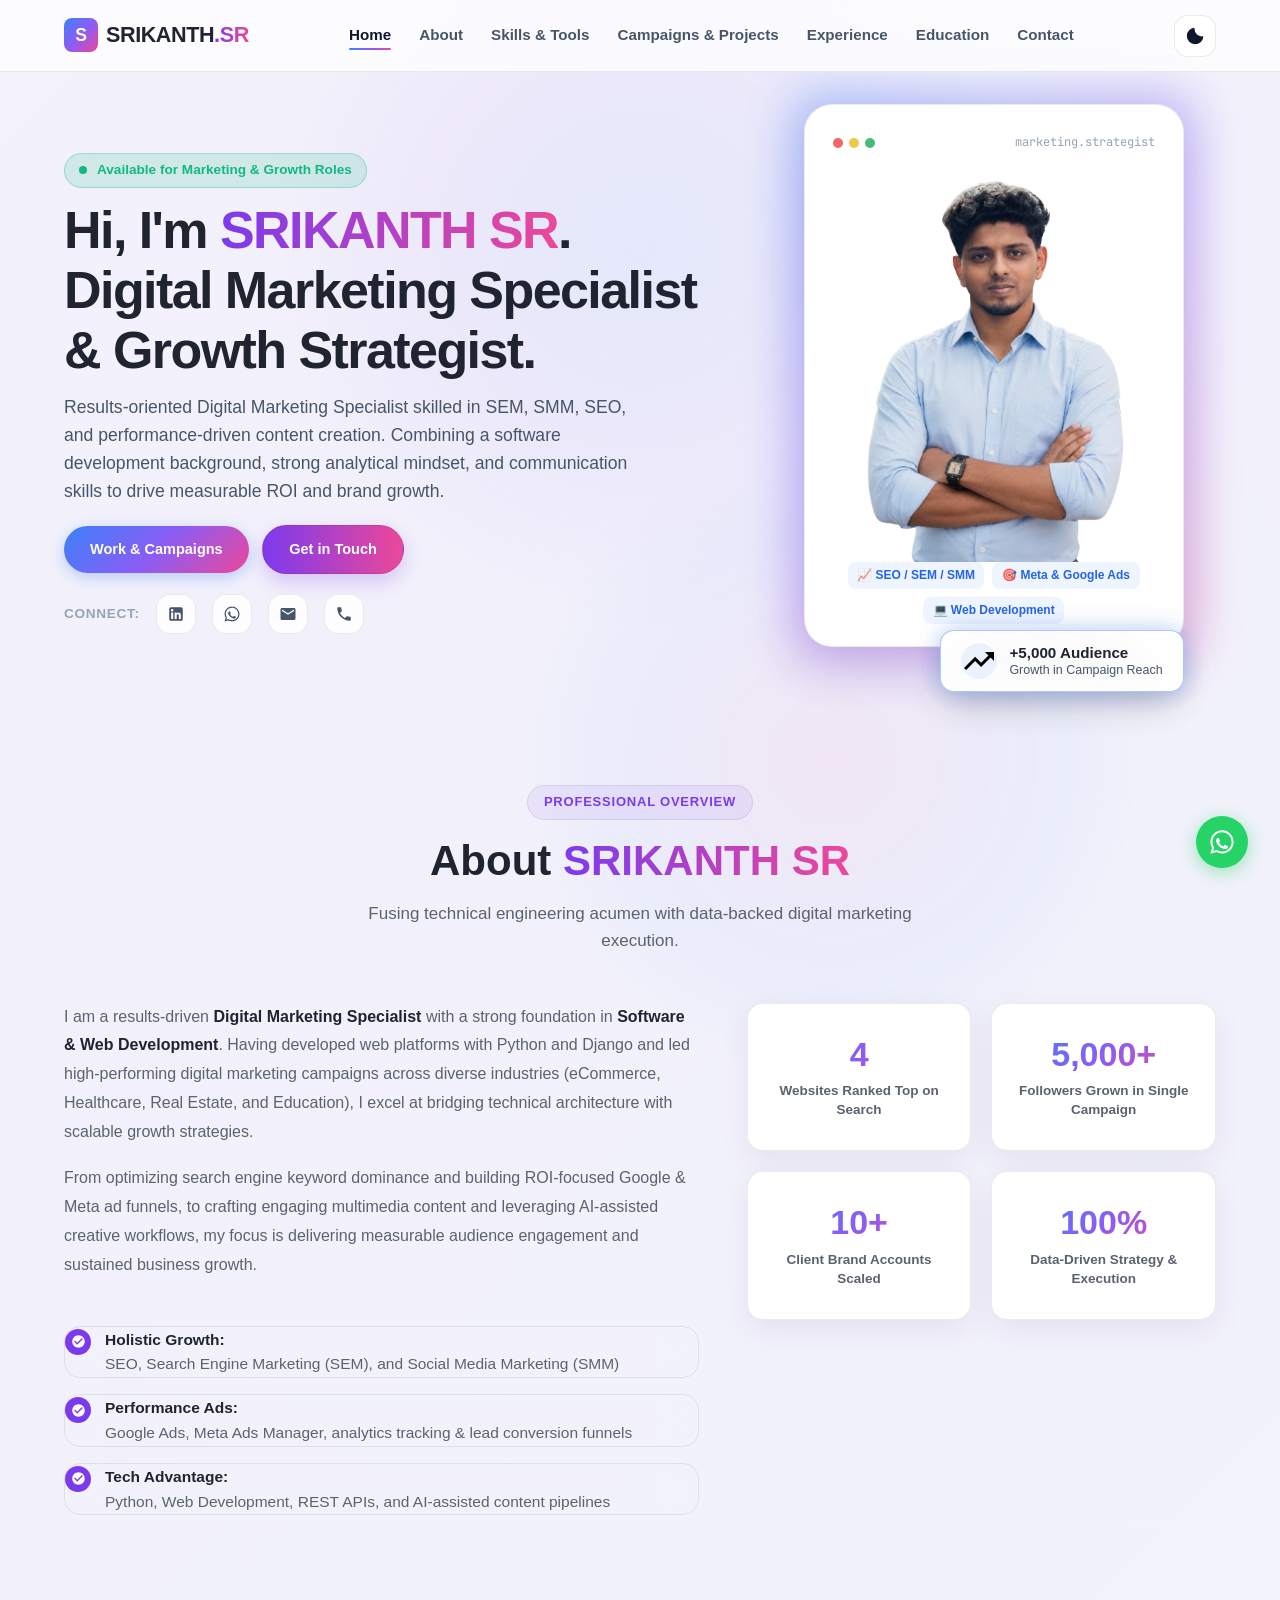
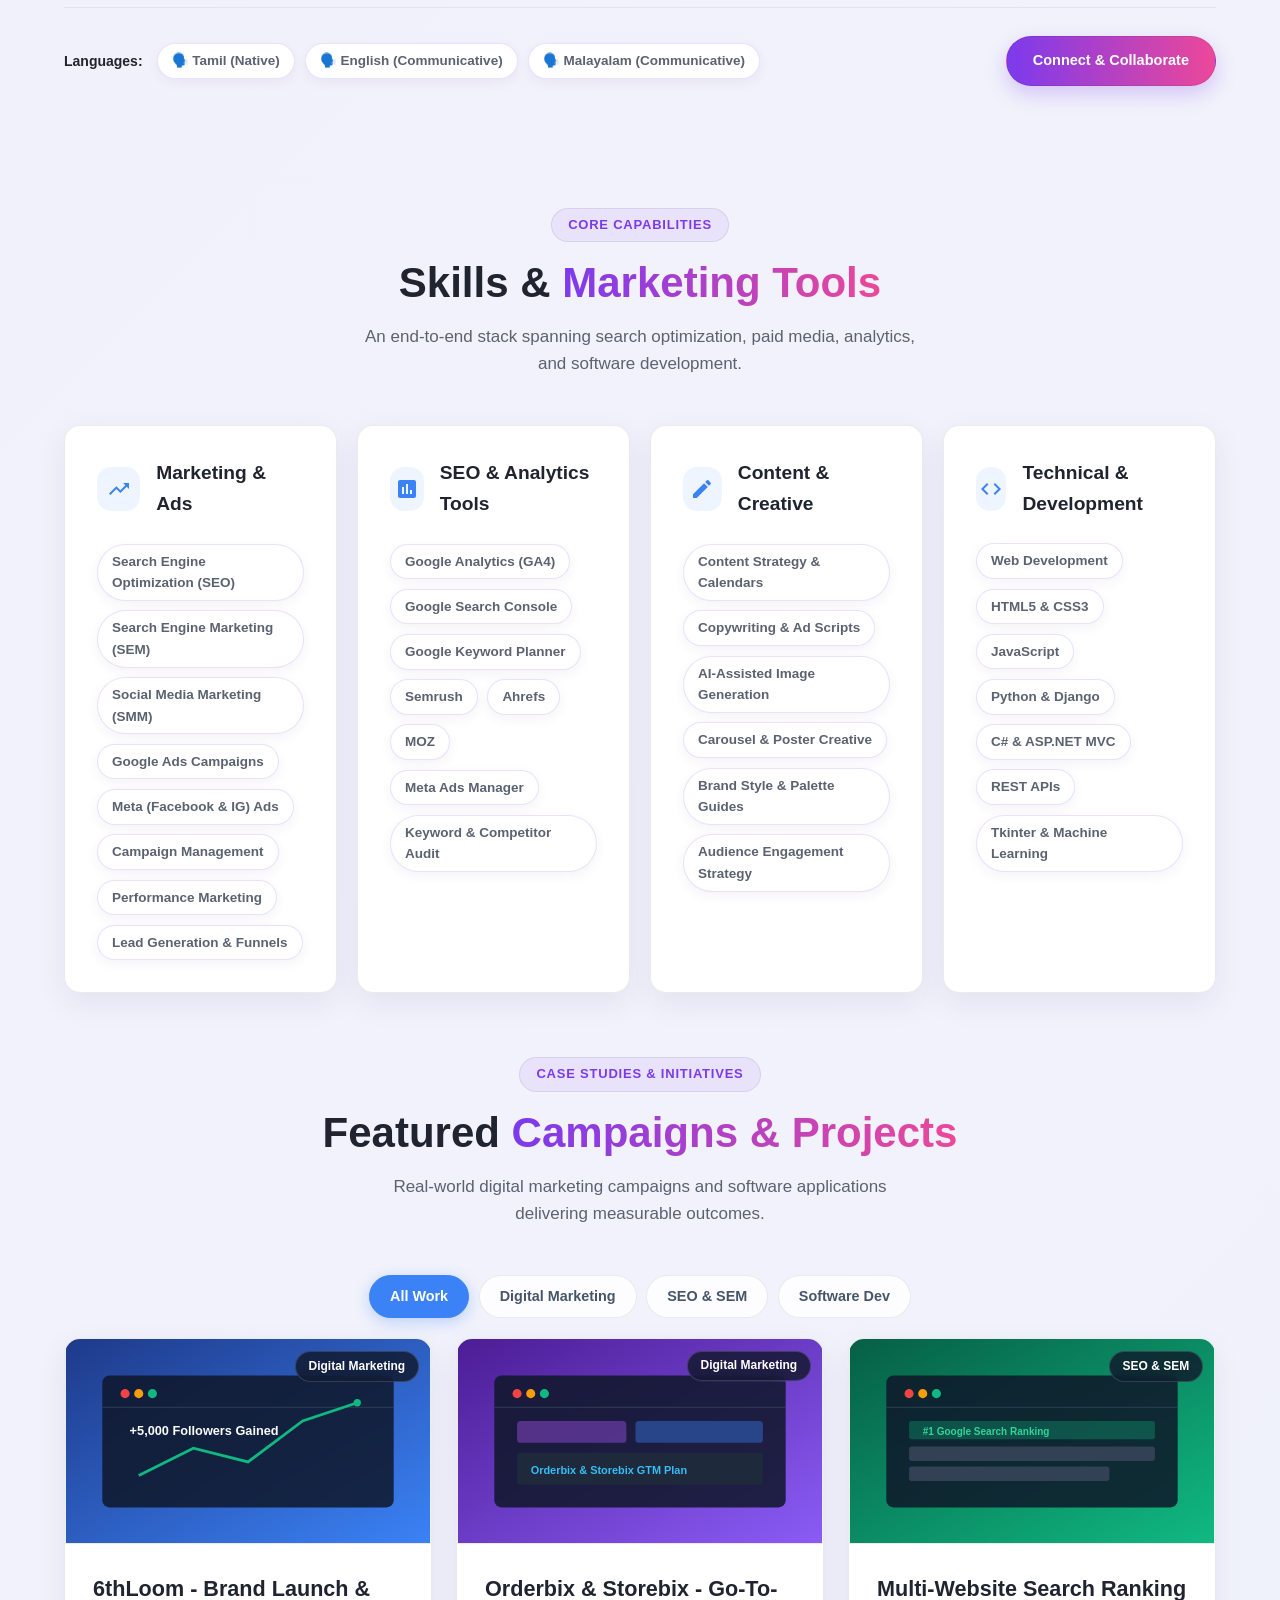
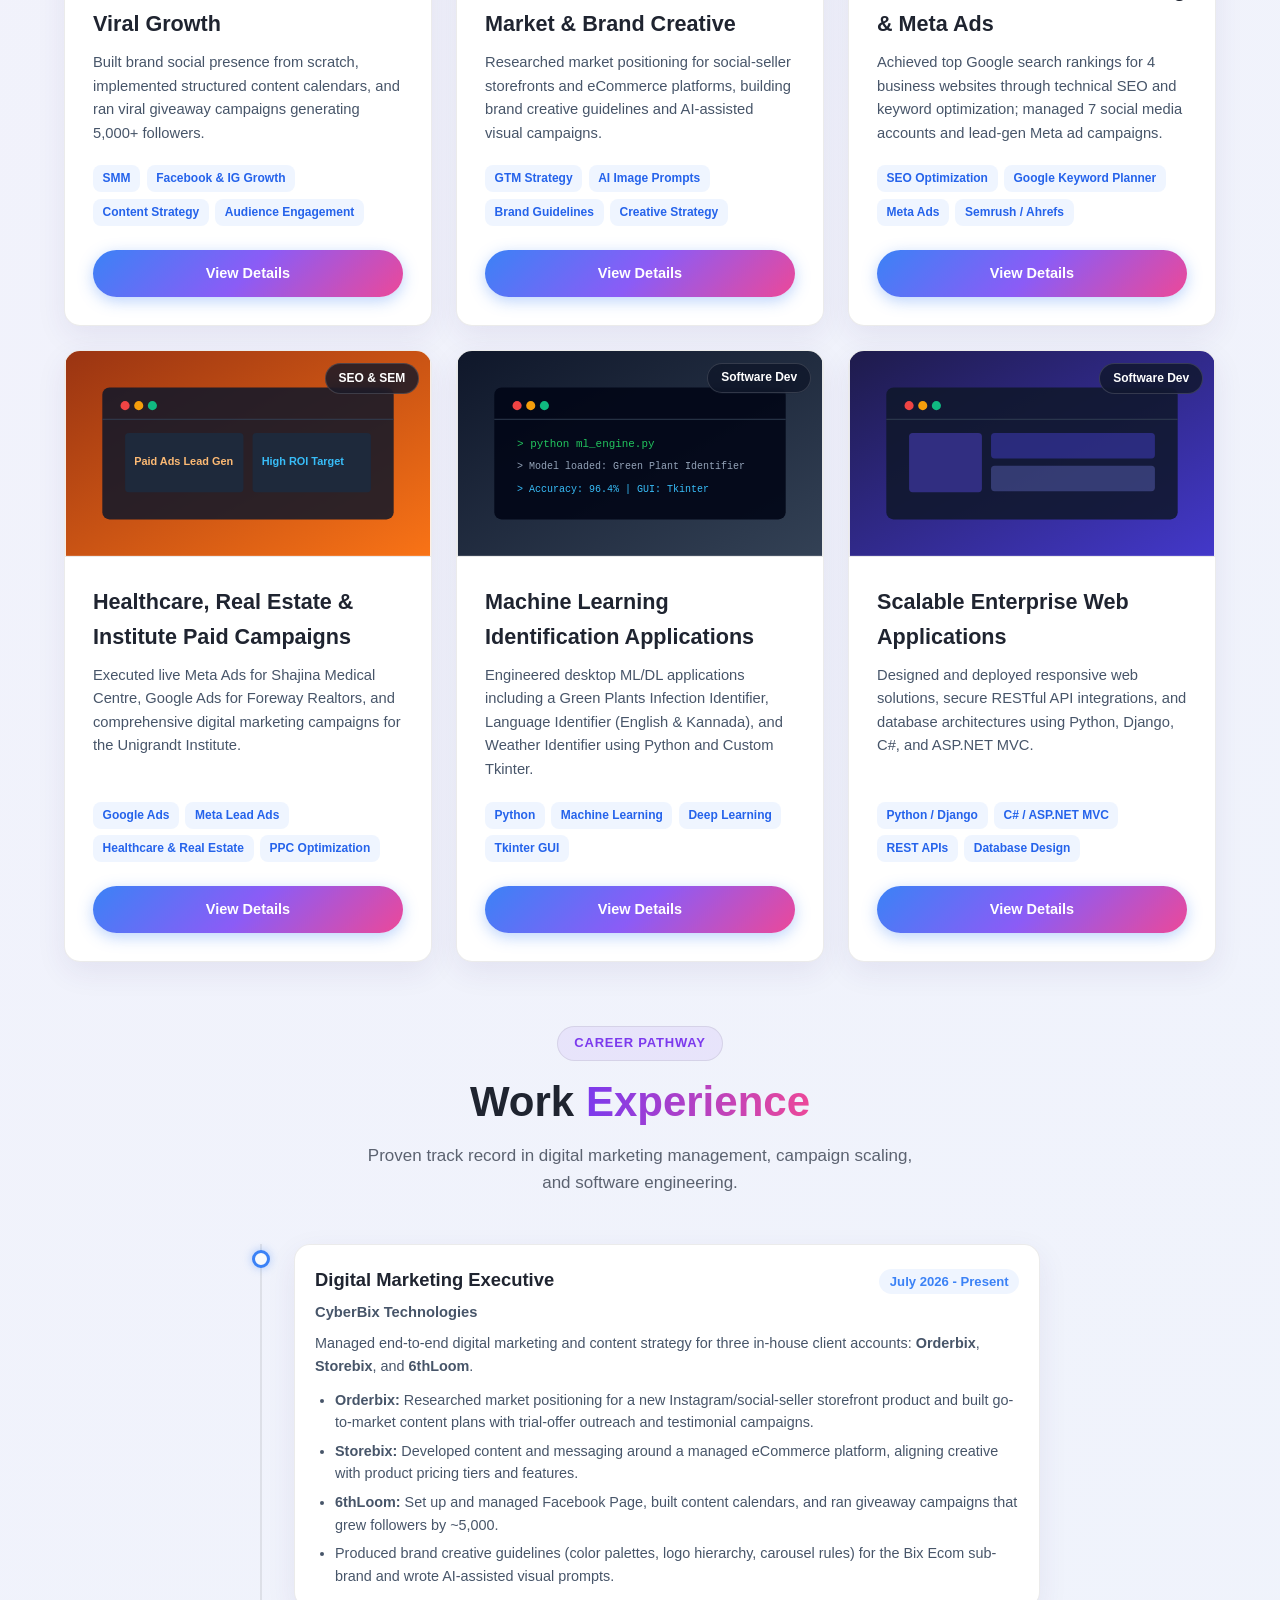
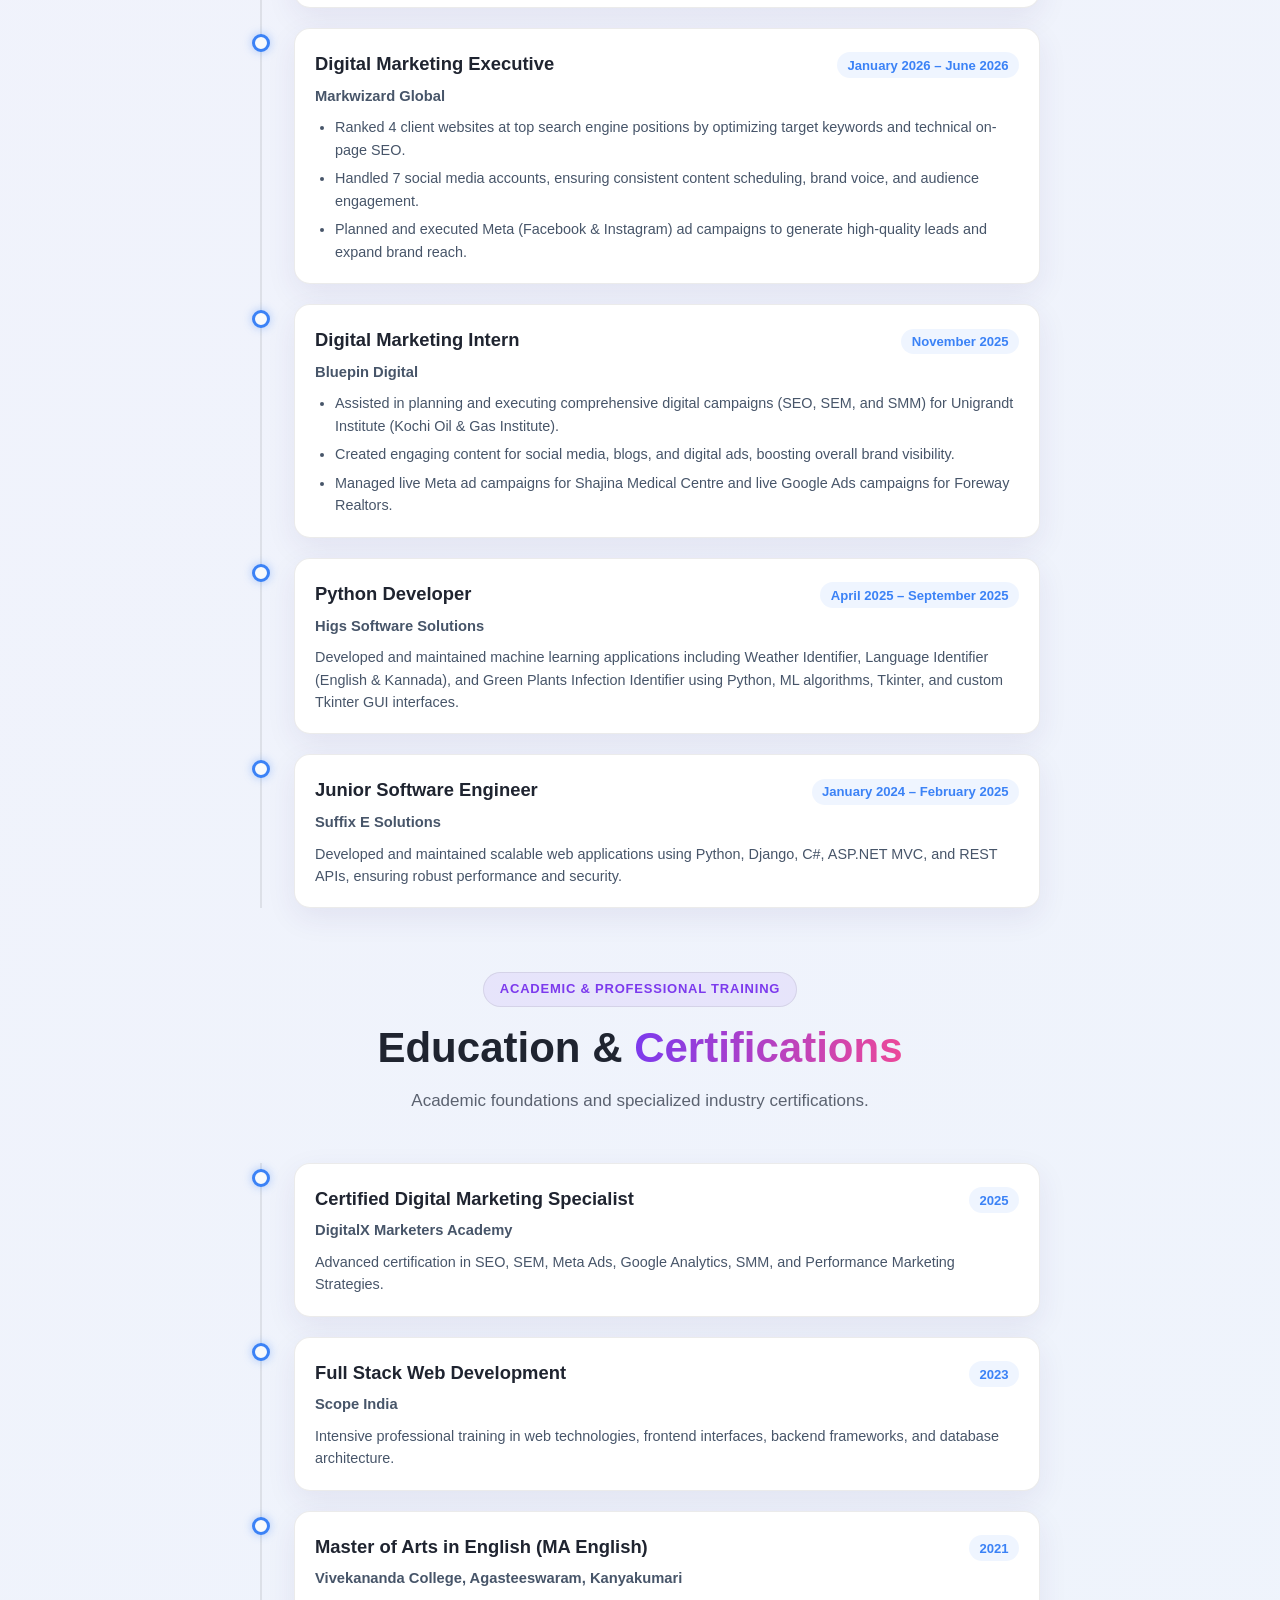
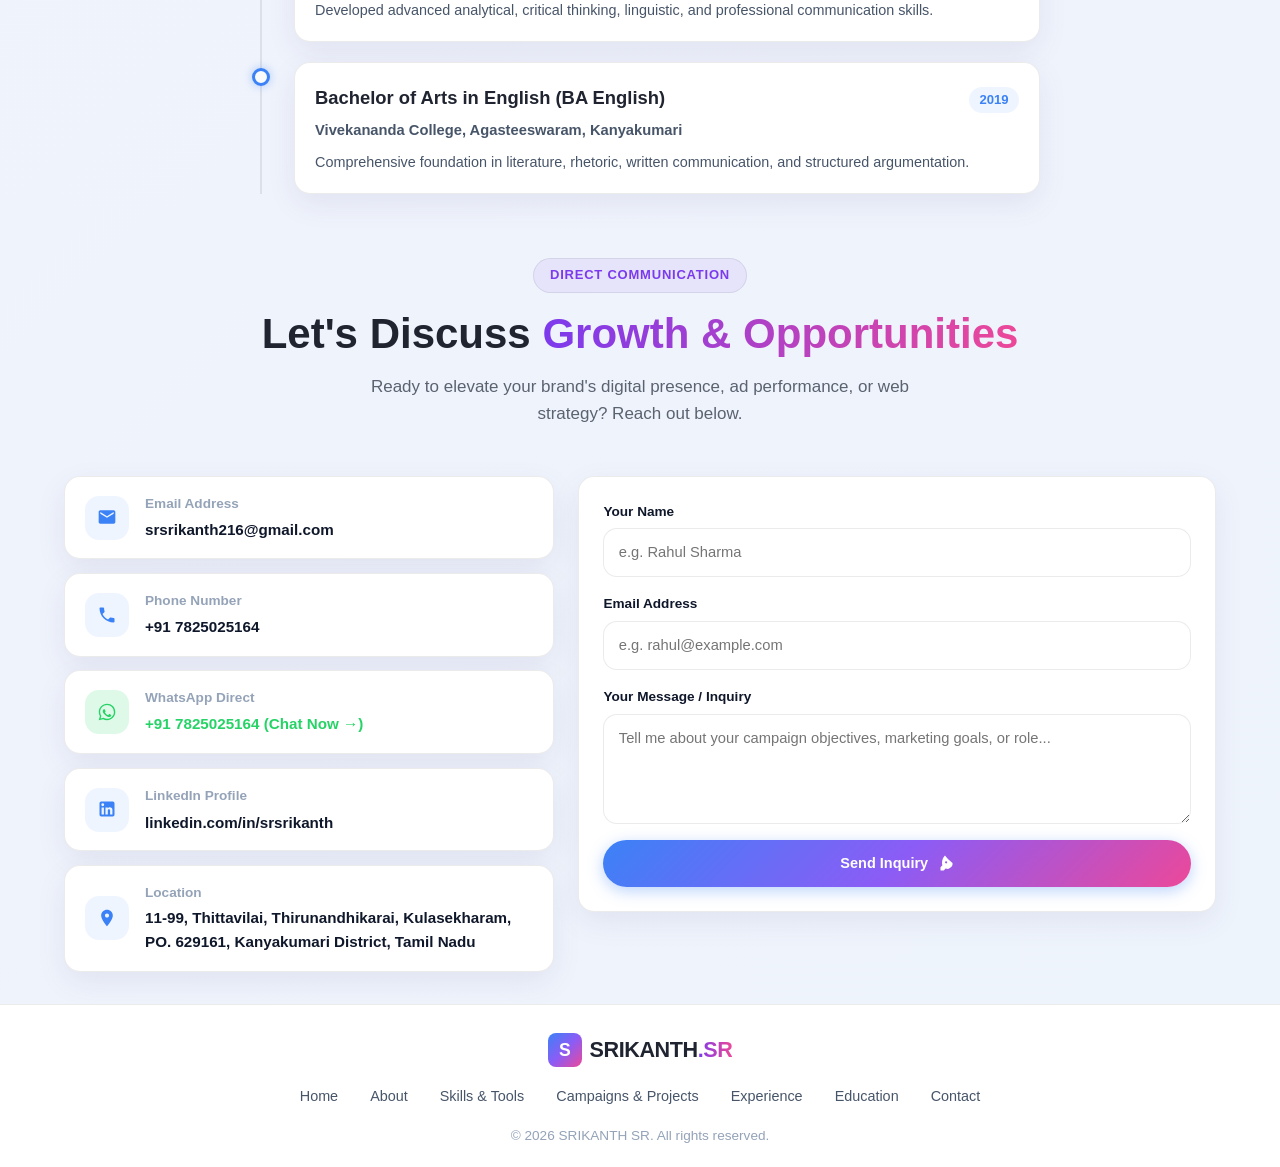
<file: index.html>
<!DOCTYPE html>
<html lang="en" data-theme="dark">
<head>
  <meta charset="UTF-8">
  <meta name="viewport" content="width=device-width, initial-scale=1.0">
  <meta name="description" content=" SRIKANTH SR - Digital Marketing Specialist & Web Strategist skilled in SEO, SEM, SMM, Google Ads, Meta Ads, and Performance Marketing.">
  <title>SRIKANTH SR | Digital Marketing Specialist & Web Strategist</title>
  
  <!-- Google Fonts -->
  <link rel="preconnect" href="https://fonts.googleapis.com">
  <link rel="preconnect" href="https://fonts.gstatic.com" crossorigin>
  <link href="https://fonts.googleapis.com/css2?family=Plus+Jakarta+Sans:wght@400;500;600;700;800&family=JetBrains+Mono:wght@400;500;700&display=swap" rel="stylesheet">
  
  <!-- Custom Stylesheet -->
  <link rel="stylesheet" href="styles.css">
  
</head>
<body>

  <!-- =========================================================================
       Header & Navigation Bar
       ========================================================================= -->
  <header class="header">
    <div class="container nav-container">
      <a href="#hero" class="logo" aria-label="Home">
        <span class="logo-badge">S</span>
        <span>SRIKANTH<span class="gradient-text">.SR</span></span>
      </a>

      <nav aria-label="Main Navigation">
        <ul class="nav-links" id="nav-links">
          <li><a href="#hero" class="nav-link active">Home</a></li>
          <li><a href="#about" class="nav-link">About</a></li>
          <li><a href="#skills" class="nav-link">Skills & Tools</a></li>
          <li><a href="#projects" class="nav-link">Campaigns & Projects</a></li>
          <li><a href="#experience" class="nav-link">Experience</a></li>
          <li><a href="#education" class="nav-link">Education</a></li>
          <li><a href="#contact" class="nav-link">Contact</a></li>
        </ul>
      </nav>

      <div class="header-actions">
        <!-- Theme Toggle Button -->
        <button id="theme-toggle" class="theme-toggle-btn" aria-label="Toggle Theme" title="Toggle Light/Dark Theme">
          <!-- Sun Icon (for dark mode) -->
          <svg class="icon-sun" viewBox="0 0 24 24">
            <path d="M12 7c-2.76 0-5 2.24-5 5s2.24 5 5 5 5-2.24 5-5-2.24-5-5-5zM2 13h2c.55 0 1-.45 1-1s-.45-1-1-1H2c-.55 0-1 .45-1 1s.45 1 1 1zm18 0h2c.55 0 1-.45 1-1s-.45-1-1-1h-2c-.55 0-1 .45-1 1s.45 1 1 1zM11 2v2c0 .55.45 1 1 1s1-.45 1-1V2c0-.55-.45-1-1-1s-1 .45-1 1zm0 18v2c0 .55.45 1 1 1s1-.45 1-1v-2c0-.55-.45-1-1-1s-1 .45-1 1zM5.99 4.58c-.39-.39-1.03-.39-1.41 0s-.39 1.03 0 1.41l1.06 1.06c.39.39 1.03.39 1.41 0s.39-1.03 0-1.41L5.99 4.58zm12.37 12.37c-.39-.39-1.03-.39-1.41 0s-.39 1.03 0 1.41l1.06 1.06c.39.39 1.03.39 1.41 0s.39-1.03 0-1.41l-1.06-1.06zm1.06-10.96c.39-.39.39-1.03 0-1.41s-1.03-.39-1.41 0l-1.06 1.06c-.39.39-.39 1.03 0 1.41s1.03.39 1.41 0l1.06-1.06zM7.05 18.36c.39-.39.39-1.03 0-1.41s-1.03-.39-1.41 0l-1.06 1.06c-.39.39-.39 1.03 0 1.41s1.03.39 1.41 0l1.06-1.06z"/>
          </svg>
          <!-- Moon Icon (for light mode) -->
          <svg class="icon-moon" style="display: none;" viewBox="0 0 24 24">
            <path d="M12.3 2a10 10 0 0 0-.19 20 10.04 10.04 0 0 0 9.89-8.77.75.75 0 0 0-.85-.85A8.5 8.5 0 0 1 11.5 3.85a.75.75 0 0 0-.85-.85A9.9 9.9 0 0 0 12.3 2z"/>
          </svg>
        </button>

        <!-- Mobile Menu Toggle Button -->
        <button id="mobile-menu-btn" class="mobile-menu-btn" aria-label="Open Navigation Menu" aria-expanded="false">
          <span></span>
          <span></span>
          <span></span>
        </button>
      </div>
    </div>
  </header>

  <main>
    <!-- =========================================================================
         Hero Section
         ========================================================================= -->
    <section id="hero" class="hero">
      <div class="container hero-grid">
        <div class="hero-text-content">
          <div class="hero-badge">
            <span class="pulse-dot"></span>
            <span>Available for Marketing & Growth Roles</span>
          </div>
          
          <h1 class="hero-title">
            Hi, I'm <span class="gradient-text">SRIKANTH SR</span>.<br>
            Digital Marketing Specialist & Growth Strategist.
          </h1>
          
          <p class="hero-description">
            Results-oriented Digital Marketing Specialist skilled in SEM, SMM, SEO, and performance-driven content creation. Combining a software development background, strong analytical mindset, and communication skills to drive measurable ROI and brand growth.
          </p>

          <div class="hero-cta">
            <a href="#projects" class="btn btn-primary">
              <span>Work & Campaigns</span>
              <!-- <svg viewBox="0 0 24 24"><path d="M5 13h11.86l-5.43 5.43 1.42 1.42L21.14 12l-8.29-7.85-1.42 1.42L16.86 11H5v2z"/></svg> -->
            </a>
            <a href="#contact" class="btn btn-secondary">
              <span>Get in Touch</span>
            </a>
          </div>

          <div class="hero-socials">
            <span class="hero-socials-label">Connect:</span>
            <a href="https://www.linkedin.com/in/srsrikanth" target="_blank" rel="noopener noreferrer" class="social-link" aria-label="LinkedIn Profile">
              <svg viewBox="0 0 24 24"><path d="M19 3a2 2 0 0 1 2 2v14a2 2 0 0 1-2 2H5a2 2 0 0 1-2-2V5a2 2 0 0 1 2-2h14m-.5 15.5v-5.3a3.26 3.26 0 0 0-3.26-3.26c-.85 0-1.84.52-2.28 1.3v-1.11h-2.79v8.37h2.79v-4.93c0-.77.62-1.4 1.39-1.4a1.4 1.4 0 0 1 1.4 1.4v4.93h2.75M6.88 8.56a1.68 1.68 0 0 0 1.68-1.68c0-.93-.75-1.69-1.68-1.69a1.69 1.69 0 0 0-1.69 1.69c0 .93.76 1.68 1.69 1.68m1.39 9.94v-8.37H5.5v8.37h2.77z"/></svg>
            </a>
            <a href="https://wa.me/917825025164?text=Hi%20Srikanth,%20I%20would%20like%20to%20connect%20with%20you!" target="_blank" rel="noopener noreferrer" class="social-link" aria-label="WhatsApp Chat" title="Chat on WhatsApp">
              <svg viewBox="0 0 24 24"><path d="M12.04 2c-5.46 0-9.91 4.45-9.91 9.91 0 1.75.46 3.45 1.32 4.95L2.05 22l5.25-1.38c1.45.79 3.08 1.21 4.74 1.21 5.46 0 9.91-4.45 9.91-9.91 0-2.65-1.03-5.14-2.9-7.01A9.816 9.816 0 0 0 12.04 2zm.01 1.67c2.2 0 4.26.86 5.82 2.42a8.225 8.225 0 0 1 2.41 5.83c0 4.54-3.7 8.24-8.24 8.24-1.48 0-2.93-.4-4.2-1.15l-.3-.18-3.12.82.83-3.04-.2-.31a8.196 8.196 0 0 1-1.26-4.38c0-4.54 3.7-8.24 8.24-8.24zm4.52 11.66c-.25-.13-1.47-.72-1.7-.81-.23-.08-.39-.13-.56.13-.17.25-.64.81-.79.97-.14.17-.29.19-.54.06-.25-.13-1.06-.39-2.03-1.25-.75-.67-1.26-1.5-1.41-1.75-.15-.25-.02-.39.11-.51.11-.11.25-.29.37-.44.13-.15.17-.25.25-.42.08-.17.04-.31-.02-.44-.06-.13-.56-1.34-.76-1.84-.2-.48-.41-.42-.56-.43h-.48c-.17 0-.44.06-.67.31-.23.25-.88.86-.88 2.1 0 1.24.9 2.44 1.03 2.61.13.17 1.77 2.71 4.3 3.79.6.26 1.07.41 1.44.53.61.19 1.16.17 1.6.1.49-.07 1.47-.6 1.68-1.18.21-.58.21-1.07.15-1.18-.07-.11-.23-.17-.48-.3z"/></svg>
            </a>
            <a href="mailto:srsrikanth216@gmail.com" class="social-link" aria-label="Send Email">
              <svg viewBox="0 0 24 24"><path d="M20 4H4c-1.1 0-1.99.9-1.99 2L2 18c0 1.1.9 2 2 2h16c1.1 0 2-.9 2-2V6c0-1.1-.9-2-2-2zm0 4l-8 5-8-5V6l8 5 8-5v2z"/></svg>
            </a>
            <a href="tel:+917825025164" class="social-link" aria-label="Phone Contact">
              <svg viewBox="0 0 24 24"><path d="M6.62 10.79c1.44 2.83 3.76 5.14 6.59 6.59l2.2-2.2c.27-.27.67-.36 1.02-.24 1.12.37 2.33.57 3.57.57.55 0 1 .45 1 1V20c0 .55-.45 1-1 1-9.39 0-17-7.61-17-17 0-.55.45-1 1-1h3.5c.55 0 1 .45 1 1 0 1.25.2 2.45.57 3.57.11.35.03.74-.25 1.02l-2.2 2.2z"/></svg>
            </a>
          </div>
        </div>

        <div class="hero-visual">
          <div class="avatar-wrapper">
            <div class="avatar-backdrop"></div>
            <div class="avatar-card">
              <div class="avatar-header">
                <div class="window-dots">
                  <span class="dot dot-red"></span>
                  <span class="dot dot-yellow"></span>
                  <span class="dot dot-green"></span>
                </div>
                <span class="avatar-header-label">marketing.strategist</span>
              </div>

              <div class="avatar-hero-row">
                <!-- <div class="avatar-hero-text">
                  <span class="avatar-eyebrow">HELLO I'M</span>
                  <h3 class="avatar-name">SRIKANTH <span class="gradient-text">SR</span></h3>
                  <p class="avatar-role">Digital Marketing &amp;<br>Growth Specialist</p>
                  <span class="avatar-underline"></span>
                </div> -->

                <div class="avatar-photo-wrap">
                  <!-- <div class="avatar-blob"></div> -->
                  <img src="srikanth.png" alt="Srikanth SR" class="avatar-photo">

                  <!-- <div class="floating-icon icon-chart">
                    <svg viewBox="0 0 24 24"><path d="M5 9.2h3V19H5zM10.6 5h2.8v14h-2.8zm5.6 8H19v6h-2.8z"/></svg>
                  </div>
                  <div class="floating-icon icon-bulb">
                    <svg viewBox="0 0 24 24"><path d="M9 21c0 .55.45 1 1 1h4c.55 0 1-.45 1-1v-1H9v1zm3-19C8.14 2 5 5.14 5 9c0 2.38 1.19 4.47 3 5.74V17c0 .55.45 1 1 1h6c.55 0 1-.45 1-1v-2.26c1.81-1.27 3-3.36 3-5.74 0-3.86-3.14-7-7-7z"/></svg>
                  </div>
                  <div class="floating-icon icon-rocket">
                    <svg viewBox="0 0 24 24"><path d="M12 2c-2.5 2.5-4 6-4 10 0 1.1.19 2.16.54 3.14L6 17.68V22h4.32l2.54-2.54c.98.35 2.04.54 3.14.54 4-2 6.5-3.5 6-8-3.5-3.5-7.5-6-10-10zm1.5 7.5a1.5 1.5 0 1 1 0 3 1.5 1.5 0 0 1 0-3z"/></svg>
                  </div> -->
                </div>
              </div>

              <div class="avatar-footer-tags">
                <span class="project-tech-badge">📈 SEO / SEM / SMM</span>
                <span class="project-tech-badge">🎯 Meta &amp; Google Ads</span>
                <span class="project-tech-badge">💻 Web Development</span>
              </div>
            </div>

            <div class="avatar-badge-float">
              <div class="avatar-badge-icon">
                <svg viewBox="0 0 24 24"><path d="M16 6l2.29 2.29-4.88 4.88-4-4L2 16.59 3.41 18l6-6 4 4 6.3-6.29L22 12V6z"/></svg>
              </div>
              <div class="avatar-badge-text">
                <h4>+5,000 Audience</h4>
                <p>Growth in Campaign Reach</p>
              </div>
            </div>

            <!-- Floating Interactive Accent Badge -->
            <div class="avatar-badge-float">
              <div class="avatar-badge-icon">
                <svg viewBox="0 0 24 24"><path d="M16 6l2.29 2.29-4.88 4.88-4-4L2 16.59 3.41 18l6-6 4 4 6.3-6.29L22 12V6z"/></svg>
              </div>
              <div class="avatar-badge-text">
                <h4>+5,000 Audience</h4>
                <p>Growth in Campaign Reach</p>
              </div>
            </div>
          </div>
        </div>
      </div>
    </section>

    <!-- =========================================================================
         About Me Section
         ========================================================================= -->
   <!-- <!DOCTYPE html>
<html lang="en">
<head>
<meta charset="UTF-8">
<title>About Srikanth SR</title> -->
<style>
  :root {
    --purple: #7c3aed;
    --pink: #ec4899;
    --text-dark: #1f2430;
    --text-gray: #5b6270;
    --card-bg: #ffffff;
    --page-bg-start: #f3f1fb;
    --page-bg-end: #eef4fc;
  }

  * { box-sizing: border-box; }

  body {
    margin: 0;
    font-family: 'Segoe UI', -apple-system, BlinkMacSystemFont, 'Helvetica Neue', Arial, sans-serif;
    background: linear-gradient(135deg, var(--page-bg-start), var(--page-bg-end));
    color: var(--text-dark);
  }

  .about {
    padding: 70px 24px 90px;
  }

  .container {
    max-width: 1200px;
    margin: 0 auto;
  }

  /* ---------- Header ---------- */
  .section-header {
    text-align: center;
    margin-bottom: 48px;
  }

  .section-badge {
    display: inline-block;
    font-size: 13px;
    font-weight: 600;
    letter-spacing: 0.06em;
    text-transform: uppercase;
    color: var(--purple);
    background: rgba(124, 58, 237, 0.08);
    padding: 6px 16px;
    border-radius: 999px;
    margin-bottom: 16px;
  }

  .section-title {
    font-size: 42px;
    font-weight: 800;
    margin: 0 0 14px;
    color: var(--text-dark);
  }

  .gradient-text {
    background: linear-gradient(90deg, var(--purple), var(--pink));
    -webkit-background-clip: text;
    background-clip: text;
    color: transparent;
  }

  .section-subtitle {
    font-size: 17px;
    color: var(--text-gray);
    max-width: 560px;
    margin: 0 auto;
    line-height: 1.6;
  }

  /* ---------- Layout ---------- */
  .about-container-full {
    display: grid;
    grid-template-columns: 1.15fr 0.85fr;
    gap: 48px;
    align-items: start;
  }

  .about-left {
    display: flex;
    flex-direction: column;
    gap: 28px;
  }

  .about-bio-stretch p {
    font-size: 16px;
    line-height: 1.8;
    color: var(--text-gray);
    margin: 0 0 18px;
  }

  .about-bio-stretch strong {
    color: var(--text-dark);
    font-weight: 700;
  }

  /* ---------- Stats grid ---------- */
  .stats-grid-full {
    display: grid;
    grid-template-columns: 1fr 1fr;
    gap: 20px;
  }

  .glass-card {
    background: var(--card-bg);
    border-radius: 16px;
    box-shadow: 0 10px 30px rgba(60, 40, 120, 0.08);
  }

  .stat-card {
    padding: 30px 20px;
    text-align: center;
  }

  .stat-number {
    font-size: 34px;
    font-weight: 800;
    color: var(--purple);
    line-height: 1.2;
  }

  .stat-label {
    margin-top: 8px;
    font-size: 13.5px;
    color: var(--text-gray);
    line-height: 1.4;
  }

  /* ---------- Pillars (checklist style) ---------- */
  .about-pillars-grid {
    display: flex;
    flex-direction: column;
    gap: 16px;
  }

  .pillar-card {
    display: flex;
    align-items: flex-start;
    gap: 14px;
    background: transparent;
    box-shadow: none;
    padding: 0;
  }

  .pillar-icon-box {
    flex: 0 0 auto;
    width: 26px;
    height: 26px;
    border-radius: 50%;
    background: var(--purple);
    display: flex;
    align-items: center;
    justify-content: center;
    margin-top: 2px;
  }

  .pillar-icon-box svg {
    width: 15px;
    height: 15px;
    fill: #ffffff;
  }

  .pillar-content p {
    margin: 0;
    font-size: 15.5px;
    line-height: 1.6;
    color: var(--text-gray);
  }

  .pillar-content h4 {
    display: inline;
    font-size: 15.5px;
    font-weight: 700;
    color: var(--text-dark);
  }

  .pillar-content h4::after {
    content: ": ";
  }

  /* ---------- Bottom bar ---------- */
  .about-bottom-bar {
    grid-column: 1 / -1;
    display: flex;
    align-items: center;
    justify-content: space-between;
    flex-wrap: wrap;
    gap: 16px;
    margin-top: 44px;
    padding-top: 28px;
    border-top: 1px solid rgba(0,0,0,0.06);
  }

  .about-languages {
    display: flex;
    align-items: center;
    flex-wrap: wrap;
    gap: 10px;
  }

  .languages-label {
    font-weight: 700;
    font-size: 14px;
    color: var(--text-dark);
    margin-right: 4px;
  }

  .skill-tag {
    background: #ffffff;
    border: 1px solid rgba(124, 58, 237, 0.15);
    border-radius: 999px;
    padding: 6px 14px;
    font-size: 13.5px;
    color: var(--text-gray);
    box-shadow: 0 4px 12px rgba(60, 40, 120, 0.06);
  }

  .btn {
    display: inline-block;
    text-decoration: none;
    font-weight: 600;
    font-size: 14.5px;
    padding: 12px 26px;
    border-radius: 999px;
    transition: transform 0.15s ease, box-shadow 0.15s ease;
  }

  .btn-secondary {
    background: linear-gradient(90deg, var(--purple), var(--pink));
    color: #ffffff;
    box-shadow: 0 8px 20px rgba(124, 58, 237, 0.25);
  }

  .btn-secondary:hover {
    transform: translateY(-2px);
    box-shadow: 0 12px 26px rgba(124, 58, 237, 0.32);
  }

  .avatar-card {
  background: #ffffff;
  border-radius: 28px;
  padding: 28px 28px 22px;
  box-shadow: 0 20px 50px rgba(80, 60, 180, 0.15);
  position: relative;
  overflow: hidden;
}

.avatar-header {
  display: flex;
  align-items: center;
  gap: 12px;
  margin-bottom: 20px;
}
.window-dots { display: flex; gap: 6px; }
.dot { width: 10px; height: 10px; border-radius: 50%; }
.dot-red { background: #f56565; }
.dot-yellow { background: #ecc94b; }
.dot-green { background: #48bb78; }
.avatar-header-label {
  font-family: var(--font-mono, monospace);
  font-size: 0.75rem;
  color: var(--text-muted, #9ca3af);
  margin-left: auto;
}

.avatar-hero-row {
  grid-template-columns: 0.7fr 1.3fr !important;
}

.avatar-eyebrow {
  display: block;
  font-size: 0.75rem;
  font-weight: 700;
  letter-spacing: 0.18em;
  color: #7c6cf0;
  margin-bottom: 6px;
}

.avatar-hero-text .avatar-name {
  font-size: 1.9rem;
  font-weight: 800;
  color: #1f2430;
  margin: 0 0 10px;
  line-height: 1.15;
}

.avatar-hero-text .avatar-role {
  background: transparent;
  font-size: 1rem;
  color: #5b6270;
  margin: 0 0 14px;
  line-height: 1.4;
}

.avatar-underline {
  display: block;
  width: 48px;
  height: 4px;
  border-radius: 2px;
  background: linear-gradient(90deg, #7c3aed, #ec4899);
}


.hero-visual .avatar-photo-wrap {
  height: 100% !important;
  width: 100% !important;
}

.avatar-photo {
  width: 100% !important;
  height: 100% !important;
  max-width: none !important;
  max-height: none !important;
  object-fit: contain !important;
}

.floating-icon {
  position: absolute;
  z-index: 2;
  width: 40px;
  height: 40px;
  border-radius: 12px;
  background: #ffffff;
  box-shadow: 0 8px 20px rgba(80, 60, 180, 0.18);
  display: flex;
  align-items: center;
  justify-content: center;
}
.floating-icon svg { width: 18px; height: 18px; }

.icon-chart { top: 6px; right: 30%; }
.icon-chart svg { fill: #7c3aed; }

.icon-bulb { top: 34%; right: -6px; }
.icon-bulb svg { fill: #f59e0b; }

.icon-rocket { bottom: 18%; right: -4px; }
.icon-rocket svg { fill: #ec4899; }

  /* ---------- Responsive ---------- */
  @media (max-width: 860px) {
    .about-container-full {
      grid-template-columns: 1fr;
    }
    .section-title { font-size: 32px; }
  }

  @media (max-width: 520px) {
    .stats-grid-full { grid-template-columns: 1fr 1fr; gap: 14px; }
    .stat-number { font-size: 26px; }
    .about-bottom-bar { flex-direction: column; align-items: flex-start; }
  }
</style>
</head>
<body>

<section id="about" class="about">
  <div class="container">
    <div class="section-header">
      <span class="section-badge">Professional Overview</span>
      <h2 class="section-title">About <span class="gradient-text">SRIKANTH SR</span></h2>
      <p class="section-subtitle">Fusing technical engineering acumen with data-backed digital marketing execution.</p>
    </div>

    <div class="about-container-full">
      <div class="about-left">
        <div class="about-bio-stretch">
          <p>
            I am a results-driven <strong>Digital Marketing Specialist</strong> with a strong foundation in <strong>Software & Web Development</strong>. Having developed web platforms with Python and Django and led high-performing digital marketing campaigns across diverse industries (eCommerce, Healthcare, Real Estate, and Education), I excel at bridging technical architecture with scalable growth strategies.
          </p>
          <p>
            From optimizing search engine keyword dominance and building ROI-focused Google & Meta ad funnels, to crafting engaging multimedia content and leveraging AI-assisted creative workflows, my focus is delivering measurable audience engagement and sustained business growth.
          </p>
        </div>

        <div class="about-pillars-grid">
          <div class="glass-card pillar-card">
            <div class="pillar-icon-box">
              <svg viewBox="0 0 24 24"><path d="M12 2C6.48 2 2 6.48 2 12s4.48 10 10 10 10-4.48 10-10S17.52 2 12 2zm-2 15l-5-5 1.41-1.41L10 14.17l7.59-7.59L19 8l-9 9z"/></svg>
            </div>
            <div class="pillar-content">
              <h4>Holistic Growth</h4>
              <p>SEO, Search Engine Marketing (SEM), and Social Media Marketing (SMM)</p>
            </div>
          </div>

          <div class="glass-card pillar-card">
            <div class="pillar-icon-box">
              <svg viewBox="0 0 24 24"><path d="M12 2C6.48 2 2 6.48 2 12s4.48 10 10 10 10-4.48 10-10S17.52 2 12 2zm-2 15l-5-5 1.41-1.41L10 14.17l7.59-7.59L19 8l-9 9z"/></svg>
            </div>
            <div class="pillar-content">
              <h4>Performance Ads</h4>
              <p>Google Ads, Meta Ads Manager, analytics tracking & lead conversion funnels</p>
            </div>
          </div>

          <div class="glass-card pillar-card">
            <div class="pillar-icon-box">
              <svg viewBox="0 0 24 24"><path d="M12 2C6.48 2 2 6.48 2 12s4.48 10 10 10 10-4.48 10-10S17.52 2 12 2zm-2 15l-5-5 1.41-1.41L10 14.17l7.59-7.59L19 8l-9 9z"/></svg>
            </div>
            <div class="pillar-content">
              <h4>Tech Advantage</h4>
              <p>Python, Web Development, REST APIs, and AI-assisted content pipelines</p>
            </div>
          </div>
        </div>
      </div>

      <div class="stats-grid-full">
        <div class="glass-card stat-card">
          <div class="stat-number" data-target="4" data-suffix="">0</div>
          <div class="stat-label">Websites Ranked Top on Search</div>
        </div>
        <div class="glass-card stat-card">
          <div class="stat-number" data-target="5000" data-suffix="+">0</div>
          <div class="stat-label">Followers Grown in Single Campaign</div>
        </div>
        <div class="glass-card stat-card">
          <div class="stat-number" data-target="10" data-suffix="+">0</div>
          <div class="stat-label">Client Brand Accounts Scaled</div>
        </div>
        <div class="glass-card stat-card">
          <div class="stat-number" data-target="100" data-suffix="%">0</div>
          <div class="stat-label">Data-Driven Strategy & Execution</div>
        </div>
      </div>

      <div class="about-bottom-bar">
        <div class="about-languages">
          <span class="languages-label">Languages:</span>
          <span class="skill-tag">🗣️ Tamil (Native)</span>
          <span class="skill-tag">🗣️ English (Communicative)</span>
          <span class="skill-tag">🗣️ Malayalam (Communicative)</span>
        </div>
        <a href="#contact" class="btn btn-secondary">Connect & Collaborate</a>
      </div>
    </div>
  </div>
</section>

<script>
  (function () {
    var counters = document.querySelectorAll('.stat-number[data-target]');
    var animated = new WeakSet();

    function animateCounter(el) {
      if (animated.has(el)) return;
      animated.add(el);

      var target = parseInt(el.getAttribute('data-target'), 10) || 0;
      var suffix = el.getAttribute('data-suffix') || '';
      var duration = 1400;
      var startTime = null;

      function step(timestamp) {
        if (startTime === null) startTime = timestamp;
        var progress = Math.min((timestamp - startTime) / duration, 1);
        var eased = 1 - Math.pow(1 - progress, 3); // ease-out
        var current = Math.floor(eased * target);
        el.textContent = current.toLocaleString() + suffix;

        if (progress < 1) {
          requestAnimationFrame(step);
        } else {
          el.textContent = target.toLocaleString() + suffix;
        }
      }

      requestAnimationFrame(step);
    }

    if ('IntersectionObserver' in window) {
      var observer = new IntersectionObserver(function (entries) {
        entries.forEach(function (entry) {
          if (entry.isIntersecting) {
            animateCounter(entry.target);
            observer.unobserve(entry.target);
          }
        });
      }, { threshold: 0.4 });

      counters.forEach(function (el) { observer.observe(el); });
    } else {
      // Fallback: no IntersectionObserver support, animate immediately
      counters.forEach(animateCounter);
    }
  })();
</script>
<!-- </body>
</html> -->

    <!-- =========================================================================
         Skills & Tools Section
         ========================================================================= -->
    <section id="skills" class="skills">
      <div class="container">
        <div class="section-header">
          <span class="section-badge">Core Capabilities</span>
          <h2 class="section-title">Skills & <span class="gradient-text">Marketing Tools</span></h2>
          <p class="section-subtitle">An end-to-end stack spanning search optimization, paid media, analytics, and software development.</p>
        </div>

        <div class="skills-grid">
          <!-- Digital Marketing & Ads -->
          <div class="glass-card skill-group-card">
            <div class="skill-group-header">
              <div class="skill-icon-box">
                <svg viewBox="0 0 24 24"><path d="M16 6l2.29 2.29-4.88 4.88-4-4L2 16.59 3.41 18l6-6 4 4 6.3-6.29L22 12V6z"/></svg>
              </div>
              <h3>Marketing & Ads</h3>
            </div>
            <div class="skill-tags">
              <span class="skill-tag">Search Engine Optimization (SEO)</span>
              <span class="skill-tag">Search Engine Marketing (SEM)</span>
              <span class="skill-tag">Social Media Marketing (SMM)</span>
              <span class="skill-tag">Google Ads Campaigns</span>
              <span class="skill-tag">Meta (Facebook & IG) Ads</span>
              <span class="skill-tag">Campaign Management</span>
              <span class="skill-tag">Performance Marketing</span>
              <span class="skill-tag">Lead Generation & Funnels</span>
            </div>
          </div>

          <!-- Marketing Tools & Analytics -->
          <div class="glass-card skill-group-card">
            <div class="skill-group-header">
              <div class="skill-icon-box">
                <svg viewBox="0 0 24 24"><path d="M19 3H5c-1.1 0-2 .9-2 2v14c0 1.1.9 2 2 2h14c1.1 0 2-.9 2-2V5c0-1.1-.9-2-2-2zM9 17H7v-7h2v7zm4 0h-2V7h2v10zm4 0h-2v-4h2v4z"/></svg>
              </div>
              <h3>SEO & Analytics Tools</h3>
            </div>
            <div class="skill-tags">
              <span class="skill-tag">Google Analytics (GA4)</span>
              <span class="skill-tag">Google Search Console</span>
              <span class="skill-tag">Google Keyword Planner</span>
              <span class="skill-tag">Semrush</span>
              <span class="skill-tag">Ahrefs</span>
              <span class="skill-tag">MOZ</span>
              <span class="skill-tag">Meta Ads Manager</span>
              <span class="skill-tag">Keyword & Competitor Audit</span>
            </div>
          </div>

          <!-- Content & Creative Strategy -->
          <div class="glass-card skill-group-card">
            <div class="skill-group-header">
              <div class="skill-icon-box">
                <svg viewBox="0 0 24 24"><path d="M3 17.25V21h3.75L17.81 9.94l-3.75-3.75L3 17.25zM20.71 7.04c.39-.39.39-1.02 0-1.41l-2.34-2.34c-.39-.39-1.02-.39-1.41 0l-1.83 1.83 3.75 3.75 1.83-1.83z"/></svg>
              </div>
              <h3>Content & Creative</h3>
            </div>
            <div class="skill-tags">
              <span class="skill-tag">Content Strategy & Calendars</span>
              <span class="skill-tag">Copywriting & Ad Scripts</span>
              <span class="skill-tag">AI-Assisted Image Generation</span>
              <span class="skill-tag">Carousel & Poster Creative</span>
              <span class="skill-tag">Brand Style & Palette Guides</span>
              <span class="skill-tag">Audience Engagement Strategy</span>
            </div>
          </div>

          <!-- Technical & Web Development -->
          <div class="glass-card skill-group-card">
            <div class="skill-group-header">
              <div class="skill-icon-box">
                <svg viewBox="0 0 24 24"><path d="M9.4 16.6L4.8 12l4.6-4.6L8 6l-6 6 6 6 1.4-1.4zm5.2 0l4.6-4.6-4.6-4.6L16 6l6 6-6 6-1.4-1.4z"/></svg>
              </div>
              <h3>Technical & Development</h3>
            </div>
            <div class="skill-tags">
              <span class="skill-tag">Web Development</span>
              <span class="skill-tag">HTML5 & CSS3</span>
              <span class="skill-tag">JavaScript</span>
              <span class="skill-tag">Python & Django</span>
              <span class="skill-tag">C# & ASP.NET MVC</span>
              <span class="skill-tag">REST APIs</span>
              <span class="skill-tag">Tkinter & Machine Learning</span>
            </div>
          </div>
        </div>
      </div>
    </section>

    <!-- =========================================================================
         Campaigns & Projects Showcase Section
         ========================================================================= -->
    <section id="projects" class="projects">
      <div class="container">
        <div class="section-header">
          <span class="section-badge">Case Studies & Initiatives</span>
          <h2 class="section-title">Featured <span class="gradient-text">Campaigns & Projects</span></h2>
          <p class="section-subtitle">Real-world digital marketing campaigns and software applications delivering measurable outcomes.</p>
        </div>

        <!-- Filter Controls -->
        <div class="project-filters">
          <button class="filter-btn active" data-filter="all">All Work</button>
          <button class="filter-btn" data-filter="Digital Marketing">Digital Marketing</button>
          <button class="filter-btn" data-filter="SEO & SEM">SEO & SEM</button>
          <button class="filter-btn" data-filter="Software Development">Software Dev</button>
        </div>

        <!-- Projects Grid -->
        <div class="projects-grid">
          
          <!-- Campaign Card 1 -->
          <article class="glass-card project-card" data-category="Digital Marketing" data-project-id="project-1">
            <div class="project-thumbnail">
              <svg viewBox="0 0 400 225" xmlns="http://www.w3.org/2000/svg">
                <defs>
                  <linearGradient id="pgrad1" x1="0%" y1="0%" x2="100%" y2="100%">
                    <stop offset="0%" stop-color="#1e3a8a"/>
                    <stop offset="100%" stop-color="#3b82f6"/>
                  </linearGradient>
                </defs>
                <rect width="400" height="225" fill="url(#pgrad1)"/>
                <rect x="40" y="40" width="320" height="145" rx="8" fill="#0f172a" opacity="0.85"/>
                <circle cx="65" cy="60" r="5" fill="#ef4444"/>
                <circle cx="80" cy="60" r="5" fill="#f59e0b"/>
                <circle cx="95" cy="60" r="5" fill="#10b981"/>
                <line x1="40" y1="75" x2="360" y2="75" stroke="#334155" stroke-width="1"/>
                <path d="M80 150 L140 120 L200 135 L260 90 L320 70" fill="none" stroke="#10b981" stroke-width="3"/>
                <circle cx="320" cy="70" r="4" fill="#10b981"/>
                <text x="70" y="105" fill="#f8fafc" font-family="sans-serif" font-size="14" font-weight="bold">+5,000 Followers Gained</text>
              </svg>
              <span class="project-badge-top">Digital Marketing</span>
            </div>
            <div class="project-content">
              <h3 class="project-title">6thLoom - Brand Launch & Viral Growth</h3>
              <p class="project-desc">Built brand social presence from scratch, implemented structured content calendars, and ran viral giveaway campaigns generating 5,000+ followers.</p>
              <div class="project-tech-stack">
                <span class="project-tech-badge">SMM</span>
                <span class="project-tech-badge">Facebook & IG Growth</span>
                <span class="project-tech-badge">Content Strategy</span>
                <span class="project-tech-badge">Audience Engagement</span>
              </div>
              <div class="project-actions">
                <button class="btn btn-primary project-btn-detail">View Details</button>
              </div>
            </div>
          </article>

          <!-- Campaign Card 2 -->
          <article class="glass-card project-card" data-category="Digital Marketing" data-project-id="project-2">
            <div class="project-thumbnail">
              <svg viewBox="0 0 400 225" xmlns="http://www.w3.org/2000/svg">
                <defs>
                  <linearGradient id="pgrad2" x1="0%" y1="0%" x2="100%" y2="100%">
                    <stop offset="0%" stop-color="#4c1d95"/>
                    <stop offset="100%" stop-color="#8b5cf6"/>
                  </linearGradient>
                </defs>
                <rect width="400" height="225" fill="url(#pgrad2)"/>
                <rect x="40" y="40" width="320" height="145" rx="8" fill="#0f172a" opacity="0.85"/>
                <circle cx="65" cy="60" r="5" fill="#ef4444"/>
                <circle cx="80" cy="60" r="5" fill="#f59e0b"/>
                <circle cx="95" cy="60" r="5" fill="#10b981"/>
                <line x1="40" y1="75" x2="360" y2="75" stroke="#334155" stroke-width="1"/>
                <rect x="65" y="90" width="120" height="24" rx="4" fill="#a855f7" opacity="0.4"/>
                <rect x="195" y="90" width="140" height="24" rx="4" fill="#3b82f6" opacity="0.4"/>
                <rect x="65" y="125" width="270" height="35" rx="4" fill="#1e293b"/>
                <text x="80" y="148" fill="#38bdf8" font-family="sans-serif" font-size="12" font-weight="bold">Orderbix & Storebix GTM Plan</text>
              </svg>
              <span class="project-badge-top">Digital Marketing</span>
            </div>
            <div class="project-content">
              <h3 class="project-title">Orderbix & Storebix - Go-To-Market & Brand Creative</h3>
              <p class="project-desc">Researched market positioning for social-seller storefronts and eCommerce platforms, building brand creative guidelines and AI-assisted visual campaigns.</p>
              <div class="project-tech-stack">
                <span class="project-tech-badge">GTM Strategy</span>
                <span class="project-tech-badge">AI Image Prompts</span>
                <span class="project-tech-badge">Brand Guidelines</span>
                <span class="project-tech-badge">Creative Strategy</span>
              </div>
              <div class="project-actions">
                <button class="btn btn-primary project-btn-detail">View Details</button>
              </div>
            </div>
          </article>

          <!-- Campaign Card 3 -->
          <article class="glass-card project-card" data-category="SEO & SEM" data-project-id="project-3">
            <div class="project-thumbnail">
              <svg viewBox="0 0 400 225" xmlns="http://www.w3.org/2000/svg">
                <defs>
                  <linearGradient id="pgrad3" x1="0%" y1="0%" x2="100%" y2="100%">
                    <stop offset="0%" stop-color="#065f46"/>
                    <stop offset="100%" stop-color="#10b981"/>
                  </linearGradient>
                </defs>
                <rect width="400" height="225" fill="url(#pgrad3)"/>
                <rect x="40" y="40" width="320" height="145" rx="8" fill="#0f172a" opacity="0.85"/>
                <circle cx="65" cy="60" r="5" fill="#ef4444"/>
                <circle cx="80" cy="60" r="5" fill="#f59e0b"/>
                <circle cx="95" cy="60" r="5" fill="#10b981"/>
                <line x1="40" y1="75" x2="360" y2="75" stroke="#334155" stroke-width="1"/>
                <rect x="65" y="90" width="270" height="20" rx="3" fill="#10b981" opacity="0.3"/>
                <text x="80" y="105" fill="#34d399" font-family="sans-serif" font-size="11" font-weight="bold">#1 Google Search Ranking</text>
                <rect x="65" y="118" width="270" height="16" rx="3" fill="#334155"/>
                <rect x="65" y="140" width="220" height="16" rx="3" fill="#334155"/>
              </svg>
              <span class="project-badge-top">SEO & SEM</span>
            </div>
            <div class="project-content">
              <h3 class="project-title">Multi-Website Search Ranking & Meta Ads</h3>
              <p class="project-desc">Achieved top Google search rankings for 4 business websites through technical SEO and keyword optimization; managed 7 social media accounts and lead-gen Meta ad campaigns.</p>
              <div class="project-tech-stack">
                <span class="project-tech-badge">SEO Optimization</span>
                <span class="project-tech-badge">Google Keyword Planner</span>
                <span class="project-tech-badge">Meta Ads</span>
                <span class="project-tech-badge">Semrush / Ahrefs</span>
              </div>
              <div class="project-actions">
                <button class="btn btn-primary project-btn-detail">View Details</button>
              </div>
            </div>
          </article>

          <!-- Campaign Card 4 -->
          <article class="glass-card project-card" data-category="SEO & SEM" data-project-id="project-4">
            <div class="project-thumbnail">
              <svg viewBox="0 0 400 225" xmlns="http://www.w3.org/2000/svg">
                <defs>
                  <linearGradient id="pgrad4" x1="0%" y1="0%" x2="100%" y2="100%">
                    <stop offset="0%" stop-color="#9a3412"/>
                    <stop offset="100%" stop-color="#f97316"/>
                  </linearGradient>
                </defs>
                <rect width="400" height="225" fill="url(#pgrad4)"/>
                <rect x="40" y="40" width="320" height="145" rx="8" fill="#0f172a" opacity="0.85"/>
                <circle cx="65" cy="60" r="5" fill="#ef4444"/>
                <circle cx="80" cy="60" r="5" fill="#f59e0b"/>
                <circle cx="95" cy="60" r="5" fill="#10b981"/>
                <line x1="40" y1="75" x2="360" y2="75" stroke="#334155" stroke-width="1"/>
                <rect x="65" y="90" width="130" height="65" rx="4" fill="#1e293b"/>
                <text x="75" y="125" fill="#fdba74" font-family="sans-serif" font-size="12" font-weight="bold">Paid Ads Lead Gen</text>
                <rect x="205" y="90" width="130" height="65" rx="4" fill="#1e293b"/>
                <text x="215" y="125" fill="#38bdf8" font-family="sans-serif" font-size="12" font-weight="bold">High ROI Target</text>
              </svg>
              <span class="project-badge-top">SEO & SEM</span>
            </div>
            <div class="project-content">
              <h3 class="project-title">Healthcare, Real Estate & Institute Paid Campaigns</h3>
              <p class="project-desc">Executed live Meta Ads for Shajina Medical Centre, Google Ads for Foreway Realtors, and comprehensive digital marketing campaigns for the Unigrandt Institute.</p>
              <div class="project-tech-stack">
                <span class="project-tech-badge">Google Ads</span>
                <span class="project-tech-badge">Meta Lead Ads</span>
                <span class="project-tech-badge">Healthcare & Real Estate</span>
                <span class="project-tech-badge">PPC Optimization</span>
              </div>
              <div class="project-actions">
                <button class="btn btn-primary project-btn-detail">View Details</button>
              </div>
            </div>
          </article>

          <!-- Software Project Card 5 -->
          <article class="glass-card project-card" data-category="Software Development" data-project-id="project-5">
            <div class="project-thumbnail">
              <svg viewBox="0 0 400 225" xmlns="http://www.w3.org/2000/svg">
                <defs>
                  <linearGradient id="pgrad5" x1="0%" y1="0%" x2="100%" y2="100%">
                    <stop offset="0%" stop-color="#0f172a"/>
                    <stop offset="100%" stop-color="#334155"/>
                  </linearGradient>
                </defs>
                <rect width="400" height="225" fill="url(#pgrad5)"/>
                <rect x="40" y="40" width="320" height="145" rx="8" fill="#020617" opacity="0.9"/>
                <circle cx="65" cy="60" r="5" fill="#ef4444"/>
                <circle cx="80" cy="60" r="5" fill="#f59e0b"/>
                <circle cx="95" cy="60" r="5" fill="#10b981"/>
                <line x1="40" y1="75" x2="360" y2="75" stroke="#334155" stroke-width="1"/>
                <text x="65" y="105" fill="#22c55e" font-family="monospace" font-size="12">> python ml_engine.py</text>
                <text x="65" y="130" fill="#94a3b8" font-family="monospace" font-size="11">> Model loaded: Green Plant Identifier</text>
                <text x="65" y="155" fill="#38bdf8" font-family="monospace" font-size="11">> Accuracy: 96.4% | GUI: Tkinter</text>
              </svg>
              <span class="project-badge-top">Software Dev</span>
            </div>
            <div class="project-content">
              <h3 class="project-title">Machine Learning Identification Applications</h3>
              <p class="project-desc">Engineered desktop ML/DL applications including a Green Plants Infection Identifier, Language Identifier (English & Kannada), and Weather Identifier using Python and Custom Tkinter.</p>
              <div class="project-tech-stack">
                <span class="project-tech-badge">Python</span>
                <span class="project-tech-badge">Machine Learning</span>
                <span class="project-tech-badge">Deep Learning</span>
                <span class="project-tech-badge">Tkinter GUI</span>
              </div>
              <div class="project-actions">
                <button class="btn btn-primary project-btn-detail">View Details</button>
              </div>
            </div>
          </article>

          <!-- Software Project Card 6 -->
          <article class="glass-card project-card" data-category="Software Development" data-project-id="project-6">
            <div class="project-thumbnail">
              <svg viewBox="0 0 400 225" xmlns="http://www.w3.org/2000/svg">
                <defs>
                  <linearGradient id="pgrad6" x1="0%" y1="0%" x2="100%" y2="100%">
                    <stop offset="0%" stop-color="#1e1b4b"/>
                    <stop offset="100%" stop-color="#4338ca"/>
                  </linearGradient>
                </defs>
                <rect width="400" height="225" fill="url(#pgrad6)"/>
                <rect x="40" y="40" width="320" height="145" rx="8" fill="#0f172a" opacity="0.85"/>
                <circle cx="65" cy="60" r="5" fill="#ef4444"/>
                <circle cx="80" cy="60" r="5" fill="#f59e0b"/>
                <circle cx="95" cy="60" r="5" fill="#10b981"/>
                <line x1="40" y1="75" x2="360" y2="75" stroke="#334155" stroke-width="1"/>
                <rect x="65" y="90" width="80" height="65" rx="4" fill="#312e81"/>
                <rect x="155" y="90" width="180" height="28" rx="4" fill="#4f46e5" opacity="0.4"/>
                <rect x="155" y="126" width="180" height="28" rx="4" fill="#818cf8" opacity="0.3"/>
              </svg>
              <span class="project-badge-top">Software Dev</span>
            </div>
            <div class="project-content">
              <h3 class="project-title">Scalable Enterprise Web Applications</h3>
              <p class="project-desc">Designed and deployed responsive web solutions, secure RESTful API integrations, and database architectures using Python, Django, C#, and ASP.NET MVC.</p>
              <div class="project-tech-stack">
                <span class="project-tech-badge">Python / Django</span>
                <span class="project-tech-badge">C# / ASP.NET MVC</span>
                <span class="project-tech-badge">REST APIs</span>
                <span class="project-tech-badge">Database Design</span>
              </div>
              <div class="project-actions">
                <button class="btn btn-primary project-btn-detail">View Details</button>
              </div>
            </div>
          </article>

        </div>
      </div>
    </section>

    <!-- =========================================================================
         Experience Section
         ========================================================================= -->
    <section id="experience" class="experience">
      <div class="container">
        <div class="section-header">
          <span class="section-badge">Career Pathway</span>
          <h2 class="section-title">Work <span class="gradient-text">Experience</span></h2>
          <p class="section-subtitle">Proven track record in digital marketing management, campaign scaling, and software engineering.</p>
        </div>

        <div class="timeline-container">
          <!-- Timeline Item 1 -->
          <div class="timeline-item">
            <div class="timeline-dot"></div>
            <div class="glass-card timeline-card">
              <div class="timeline-header">
                <h3 class="timeline-role">Digital Marketing Executive</h3>
                <span class="timeline-date">July 2026 - Present</span>
              </div>
              <p class="timeline-company">CyberBix Technologies</p>
              <div class="timeline-desc">
                <p>Managed end-to-end digital marketing and content strategy for three in-house client accounts: <strong>Orderbix</strong>, <strong>Storebix</strong>, and <strong>6thLoom</strong>.</p>
                <ul style="margin-top: 0.75rem; margin-left: 1.25rem; display: grid; gap: 0.4rem;">
                  <li><strong>Orderbix:</strong> Researched market positioning for a new Instagram/social-seller storefront product and built go-to-market content plans with trial-offer outreach and testimonial campaigns.</li>
                  <li><strong>Storebix:</strong> Developed content and messaging around a managed eCommerce platform, aligning creative with product pricing tiers and features.</li>
                  <li><strong>6thLoom:</strong> Set up and managed Facebook Page, built content calendars, and ran giveaway campaigns that grew followers by ~5,000.</li>
                  <li>Produced brand creative guidelines (color palettes, logo hierarchy, carousel rules) for the Bix Ecom sub-brand and wrote AI-assisted visual prompts.</li>
                </ul>
              </div>
            </div>
          </div>

          <!-- Timeline Item 2 -->
          <div class="timeline-item">
            <div class="timeline-dot"></div>
            <div class="glass-card timeline-card">
              <div class="timeline-header">
                <h3 class="timeline-role">Digital Marketing Executive</h3>
                <span class="timeline-date">January 2026 – June 2026</span>
              </div>
              <p class="timeline-company">Markwizard Global</p>
              <div class="timeline-desc">
                <ul style="margin-left: 1.25rem; display: grid; gap: 0.4rem;">
                  <li>Ranked 4 client websites at top search engine positions by optimizing target keywords and technical on-page SEO.</li>
                  <li>Handled 7 social media accounts, ensuring consistent content scheduling, brand voice, and audience engagement.</li>
                  <li>Planned and executed Meta (Facebook & Instagram) ad campaigns to generate high-quality leads and expand brand reach.</li>
                </ul>
              </div>
            </div>
          </div>

          <!-- Timeline Item 3 -->
          <div class="timeline-item">
            <div class="timeline-dot"></div>
            <div class="glass-card timeline-card">
              <div class="timeline-header">
                <h3 class="timeline-role">Digital Marketing Intern</h3>
                <span class="timeline-date">November 2025</span>
              </div>
              <p class="timeline-company">Bluepin Digital</p>
              <div class="timeline-desc">
                <ul style="margin-left: 1.25rem; display: grid; gap: 0.4rem;">
                  <li>Assisted in planning and executing comprehensive digital campaigns (SEO, SEM, and SMM) for Unigrandt Institute (Kochi Oil & Gas Institute).</li>
                  <li>Created engaging content for social media, blogs, and digital ads, boosting overall brand visibility.</li>
                  <li>Managed live Meta ad campaigns for Shajina Medical Centre and live Google Ads campaigns for Foreway Realtors.</li>
                </ul>
              </div>
            </div>
          </div>

          <!-- Timeline Item 4 -->
          <div class="timeline-item">
            <div class="timeline-dot"></div>
            <div class="glass-card timeline-card">
              <div class="timeline-header">
                <h3 class="timeline-role">Python Developer</h3>
                <span class="timeline-date">April 2025 – September 2025</span>
              </div>
              <p class="timeline-company">Higs Software Solutions</p>
              <div class="timeline-desc">
                <p>Developed and maintained machine learning applications including Weather Identifier, Language Identifier (English & Kannada), and Green Plants Infection Identifier using Python, ML algorithms, Tkinter, and custom Tkinter GUI interfaces.</p>
              </div>
            </div>
          </div>

          <!-- Timeline Item 5 -->
          <div class="timeline-item">
            <div class="timeline-dot"></div>
            <div class="glass-card timeline-card">
              <div class="timeline-header">
                <h3 class="timeline-role">Junior Software Engineer</h3>
                <span class="timeline-date">January 2024 – February 2025</span>
              </div>
              <p class="timeline-company">Suffix E Solutions</p>
              <div class="timeline-desc">
                <p>Developed and maintained scalable web applications using Python, Django, C#, ASP.NET MVC, and REST APIs, ensuring robust performance and security.</p>
              </div>
            </div>
          </div>
        </div>
      </div>
    </section>

    <!-- =========================================================================
         Education & Certifications Section
         ========================================================================= -->
    <section id="education" class="education">
      <div class="container">
        <div class="section-header">
          <span class="section-badge">Academic & Professional Training</span>
          <h2 class="section-title">Education & <span class="gradient-text">Certifications</span></h2>
          <p class="section-subtitle">Academic foundations and specialized industry certifications.</p>
        </div>

        <div class="timeline-container">
          <!-- Education 1 -->
          <div class="timeline-item">
            <div class="timeline-dot"></div>
            <div class="glass-card timeline-card">
              <div class="timeline-header">
                <h3 class="timeline-role">Certified Digital Marketing Specialist</h3>
                <span class="timeline-date">2025</span>
              </div>
              <p class="timeline-company">DigitalX Marketers Academy</p>
              <p class="timeline-desc">Advanced certification in SEO, SEM, Meta Ads, Google Analytics, SMM, and Performance Marketing Strategies.</p>
            </div>
          </div>

          <!-- Education 2 -->
          <div class="timeline-item">
            <div class="timeline-dot"></div>
            <div class="glass-card timeline-card">
              <div class="timeline-header">
                <h3 class="timeline-role">Full Stack Web Development</h3>
                <span class="timeline-date">2023</span>
              </div>
              <p class="timeline-company">Scope India</p>
              <p class="timeline-desc">Intensive professional training in web technologies, frontend interfaces, backend frameworks, and database architecture.</p>
            </div>
          </div>

          <!-- Education 3 -->
          <div class="timeline-item">
            <div class="timeline-dot"></div>
            <div class="glass-card timeline-card">
              <div class="timeline-header">
                <h3 class="timeline-role">Master of Arts in English (MA English)</h3>
                <span class="timeline-date">2021</span>
              </div>
              <p class="timeline-company">Vivekananda College, Agasteeswaram, Kanyakumari</p>
              <p class="timeline-desc">Developed advanced analytical, critical thinking, linguistic, and professional communication skills.</p>
            </div>
          </div>

          <!-- Education 4 -->
          <div class="timeline-item">
            <div class="timeline-dot"></div>
            <div class="glass-card timeline-card">
              <div class="timeline-header">
                <h3 class="timeline-role">Bachelor of Arts in English (BA English)</h3>
                <span class="timeline-date">2019</span>
              </div>
              <p class="timeline-company">Vivekananda College, Agasteeswaram, Kanyakumari</p>
              <p class="timeline-desc">Comprehensive foundation in literature, rhetoric, written communication, and structured argumentation.</p>
            </div>
          </div>
        </div>
      </div>
    </section>

    <!-- =========================================================================
         Contact Section
         ========================================================================= -->
    <section id="contact" class="contact">
      <div class="container">
        <div class="section-header">
          <span class="section-badge">Direct Communication</span>
          <h2 class="section-title">Let's Discuss <span class="gradient-text">Growth & Opportunities</span></h2>
          <p class="section-subtitle">Ready to elevate your brand's digital presence, ad performance, or web strategy? Reach out below.</p>
        </div>

        <div class="contact-grid">
          <!-- Contact Information Cards -->
          <div class="contact-info-cards">
            <!-- Email -->
            <div class="glass-card contact-card">
              <div class="contact-icon-box">
                <svg viewBox="0 0 24 24"><path d="M20 4H4c-1.1 0-1.99.9-1.99 2L2 18c0 1.1.9 2 2 2h16c1.1 0 2-.9 2-2V6c0-1.1-.9-2-2-2zm0 4l-8 5-8-5V6l8 5 8-5v2z"/></svg>
              </div>
              <div class="contact-card-content">
                <h4>Email Address</h4>
                <a href="mailto:srsrikanth216@gmail.com">srsrikanth216@gmail.com</a>
              </div>
            </div>

            <!-- Phone -->
            <div class="glass-card contact-card">
              <div class="contact-icon-box">
                <svg viewBox="0 0 24 24"><path d="M6.62 10.79c1.44 2.83 3.76 5.14 6.59 6.59l2.2-2.2c.27-.27.67-.36 1.02-.24 1.12.37 2.33.57 3.57.57.55 0 1 .45 1 1V20c0 .55-.45 1-1 1-9.39 0-17-7.61-17-17 0-.55.45-1 1-1h3.5c.55 0 1 .45 1 1 0 1.25.2 2.45.57 3.57.11.35.03.74-.25 1.02l-2.2 2.2z"/></svg>
              </div>
              <div class="contact-card-content">
                <h4>Phone Number</h4>
                <a href="tel:+917825025164">+91 7825025164</a>
              </div>
            </div>

            <!-- WhatsApp -->
            <div class="glass-card contact-card">
              <div class="contact-icon-box" style="background: rgba(37, 211, 102, 0.15); color: #25D366;">
                <svg viewBox="0 0 24 24"><path d="M12.04 2c-5.46 0-9.91 4.45-9.91 9.91 0 1.75.46 3.45 1.32 4.95L2.05 22l5.25-1.38c1.45.79 3.08 1.21 4.74 1.21 5.46 0 9.91-4.45 9.91-9.91 0-2.65-1.03-5.14-2.9-7.01A9.816 9.816 0 0 0 12.04 2zm.01 1.67c2.2 0 4.26.86 5.82 2.42a8.225 8.225 0 0 1 2.41 5.83c0 4.54-3.7 8.24-8.24 8.24-1.48 0-2.93-.4-4.2-1.15l-.3-.18-3.12.82.83-3.04-.2-.31a8.196 8.196 0 0 1-1.26-4.38c0-4.54 3.7-8.24 8.24-8.24zm4.52 11.66c-.25-.13-1.47-.72-1.7-.81-.23-.08-.39-.13-.56.13-.17.25-.64.81-.79.97-.14.17-.29.19-.54.06-.25-.13-1.06-.39-2.03-1.25-.75-.67-1.26-1.5-1.41-1.75-.15-.25-.02-.39.11-.51.11-.11.25-.29.37-.44.13-.15.17-.25.25-.42.08-.17.04-.31-.02-.44-.06-.13-.56-1.34-.76-1.84-.2-.48-.41-.42-.56-.43h-.48c-.17 0-.44.06-.67.31-.23.25-.88.86-.88 2.1 0 1.24.9 2.44 1.03 2.61.13.17 1.77 2.71 4.3 3.79.6.26 1.07.41 1.44.53.61.19 1.16.17 1.6.1.49-.07 1.47-.6 1.68-1.18.21-.58.21-1.07.15-1.18-.07-.11-.23-.17-.48-.3z"/></svg>
              </div>
              <div class="contact-card-content">
                <h4>WhatsApp Direct</h4>
                <a href="https://wa.me/917825025164?text=Hi%20Srikanth,%20I%20would%20like%20to%20connect%20with%20you!" target="_blank" rel="noopener noreferrer" style="color: #25D366; font-weight: 700;">+91 7825025164 (Chat Now &rarr;)</a>
              </div>
            </div>

            <!-- LinkedIn -->
            <div class="glass-card contact-card">
              <div class="contact-icon-box">
                <svg viewBox="0 0 24 24"><path d="M19 3a2 2 0 0 1 2 2v14a2 2 0 0 1-2 2H5a2 2 0 0 1-2-2V5a2 2 0 0 1 2-2h14m-.5 15.5v-5.3a3.26 3.26 0 0 0-3.26-3.26c-.85 0-1.84.52-2.28 1.3v-1.11h-2.79v8.37h2.79v-4.93c0-.77.62-1.4 1.39-1.4a1.4 1.4 0 0 1 1.4 1.4v4.93h2.75M6.88 8.56a1.68 1.68 0 0 0 1.68-1.68c0-.93-.75-1.69-1.68-1.69a1.69 1.69 0 0 0-1.69 1.69c0 .93.76 1.68 1.69 1.68m1.39 9.94v-8.37H5.5v8.37h2.77z"/></svg>
              </div>
              <div class="contact-card-content">
                <h4>LinkedIn Profile</h4>
                <a href="https://www.linkedin.com/in/srsrikanth" target="_blank" rel="noopener noreferrer">linkedin.com/in/srsrikanth</a>
              </div>
            </div>

            <!-- Address -->
            <div class="glass-card contact-card">
              <div class="contact-icon-box">
                <svg viewBox="0 0 24 24"><path d="M12 2C8.13 2 5 5.13 5 9c0 5.25 7 13 7 13s7-7.75 7-13c0-3.87-3.13-7-7-7zm0 9.5c-1.38 0-2.5-1.12-2.5-2.5s1.12-2.5 2.5-2.5 2.5 1.12 2.5 2.5-1.12 2.5-2.5 2.5z"/></svg>
              </div>
              <div class="contact-card-content">
                <h4>Location</h4>
                <p>11-99, Thittavilai, Thirunandhikarai, Kulasekharam, PO. 629161, Kanyakumari District, Tamil Nadu</p>
              </div>
            </div>
          </div>

          <!-- Interactive Contact Form -->
          <div class="glass-card contact-form-container">
            <form id="contact-form" class="contact-form" novalidate>
              <div class="form-group">
                <label for="name" class="form-label">Your Name</label>
                <input type="text" id="name" name="name" class="form-input" placeholder="e.g. Rahul Sharma" required>
                <span class="form-error-msg">Please enter your name.</span>
              </div>

              <div class="form-group">
                <label for="email" class="form-label">Email Address</label>
                <input type="email" id="email" name="email" class="form-input" placeholder="e.g. rahul@example.com" required>
                <span class="form-error-msg">Please enter a valid email address.</span>
              </div>

              <div class="form-group">
                <label for="message" class="form-label">Your Message / Inquiry</label>
                <textarea id="message" name="message" class="form-textarea" placeholder="Tell me about your campaign objectives, marketing goals, or role..." required></textarea>
                <span class="form-error-msg">Please provide a message with at least 10 characters.</span>
              </div>

              <button type="submit" class="btn btn-primary" style="width: 100%; display: flex; align-items: center; justify-content: center; gap: 8px; position: relative;">
  <span>Send Inquiry</span>
  <svg viewBox="0 0 24 24" style="position: static; width: 18px; height: 18px; flex-shrink: 0;">
    <path d="M12 2c-2.5 2.5-4 6-4 10 0 1.1.19 2.16.54 3.14L6 17.68V22h4.32l2.54-2.54c.98.35 2.04.54 3.14.54 4-2 6.5-3.5 6-8-3.5-3.5-7.5-6-10-10zm1.5 7.5a1.5 1.5 0 1 1 0 3 1.5 1.5 0 0 1 0-3z"/>
  </svg>
</button>

              <!-- <button type="submit" class="btn btn-primary" style="width: 100%;">
                <span>Send Inquiry</span>
                <svg viewBox="0 0 24 24"><path d="M2.01 21L23 12 2.01 3 2 10l15 2-15 2z"/></svg>
              </button> -->
            </form>
          </div>
        </div>
      </div>
    </section>
  </main>

  <!-- =========================================================================
       Footer
       ========================================================================= -->
  <footer class="footer">
    <div class="container footer-content">
      <a href="#hero" class="logo">
        <span class="logo-badge">S</span>
        <span>SRIKANTH<span class="gradient-text">.SR</span></span>
      </a>

      <ul class="footer-links">
        <li><a href="#hero" class="footer-link">Home</a></li>
        <li><a href="#about" class="footer-link">About</a></li>
        <li><a href="#skills" class="footer-link">Skills & Tools</a></li>
        <li><a href="#projects" class="footer-link">Campaigns & Projects</a></li>
        <li><a href="#experience" class="footer-link">Experience</a></li>
        <li><a href="#education" class="footer-link">Education</a></li>
        <li><a href="#contact" class="footer-link">Contact</a></li>
      </ul>

      <p class="footer-copy">
        &copy; <span id="year">2026</span> SRIKANTH SR. All rights reserved.
      </p>
    </div>
  </footer>

  <!-- =========================================================================
       Floating Action Buttons (WhatsApp & Back To Top)
       ========================================================================= -->
  <!-- Floating WhatsApp Button -->
  <a href="https://wa.me/917825025164?text=Hi%20Srikanth,%20I%20would%20like%20to%20connect%20with%20you!" target="_blank" rel="noopener noreferrer" id="whatsapp-float" class="whatsapp-float-btn" aria-label="Chat on WhatsApp" title="Chat with Srikanth on WhatsApp">
    <svg viewBox="0 0 24 24"><path d="M12.04 2c-5.46 0-9.91 4.45-9.91 9.91 0 1.75.46 3.45 1.32 4.95L2.05 22l5.25-1.38c1.45.79 3.08 1.21 4.74 1.21 5.46 0 9.91-4.45 9.91-9.91 0-2.65-1.03-5.14-2.9-7.01A9.816 9.816 0 0 0 12.04 2zm.01 1.67c2.2 0 4.26.86 5.82 2.42a8.225 8.225 0 0 1 2.41 5.83c0 4.54-3.7 8.24-8.24 8.24-1.48 0-2.93-.4-4.2-1.15l-.3-.18-3.12.82.83-3.04-.2-.31a8.196 8.196 0 0 1-1.26-4.38c0-4.54 3.7-8.24 8.24-8.24zm4.52 11.66c-.25-.13-1.47-.72-1.7-.81-.23-.08-.39-.13-.56.13-.17.25-.64.81-.79.97-.14.17-.29.19-.54.06-.25-.13-1.06-.39-2.03-1.25-.75-.67-1.26-1.5-1.41-1.75-.15-.25-.02-.39.11-.51.11-.11.25-.29.37-.44.13-.15.17-.25.25-.42.08-.17.04-.31-.02-.44-.06-.13-.56-1.34-.76-1.84-.2-.48-.41-.42-.56-.43h-.48c-.17 0-.44.06-.67.31-.23.25-.88.86-.88 2.1 0 1.24.9 2.44 1.03 2.61.13.17 1.77 2.71 4.3 3.79.6.26 1.07.41 1.44.53.61.19 1.16.17 1.6.1.49-.07 1.47-.6 1.68-1.18.21-.58.21-1.07.15-1.18-.07-.11-.23-.17-.48-.3z"/></svg>
    <span class="whatsapp-tooltip">Chat on WhatsApp</span>
  </a>

  <!-- Floating Back To Top Button -->
  <button id="back-to-top" class="back-to-top-btn" aria-label="Scroll back to top" title="Back to top">
    <svg viewBox="0 0 24 24"><path d="M7.41 15.41L12 10.83l4.59 4.58L18 14l-6-6-6 6z"/></svg>
  </button>

  <!-- =========================================================================
       Native Campaign & Project Details Modal Dialog
       ========================================================================= -->
  <dialog id="project-modal" class="project-modal">
    <div class="glass-card project-modal-content">
      <button id="modal-close-btn" class="modal-close-btn" aria-label="Close dialog">
        <svg viewBox="0 0 24 24"><path d="M19 6.41L17.59 5 12 10.59 6.41 5 5 6.41 10.59 12 5 17.59 6.41 19 12 13.41 17.59 19 19 17.59 13.41 12z"/></svg>
      </button>

      <div class="modal-header">
        <h3 id="modal-project-title" class="modal-title">Campaign Title</h3>
        <div id="modal-project-tech" class="project-tech-stack"></div>
      </div>

      <div class="modal-body">
        <p id="modal-project-desc">Campaign comprehensive overview and outcomes.</p>
        <h4 style="font-size: 1.05rem; font-weight: 700; margin-top: 1.5rem;">Key Highlights & Results</h4>
        <ul id="modal-project-features" class="modal-features-list"></ul>
      </div>

      <div class="modal-footer">
        <a href="#contact" class="btn btn-primary" onclick="document.getElementById('project-modal').close();">
          <span>Discuss Similar Campaign</span>
          <svg viewBox="0 0 24 24"><path d="M5 13h11.86l-5.43 5.43 1.42 1.42L21.14 12l-8.29-7.85-1.42 1.42L16.86 11H5v2z"/></svg>
        </a>
      </div>
    </div>
  </dialog>

  <!-- JavaScript Entrypoint -->
  <script src="script.js"></script>
</body>
</html>
</file>
<file: styles.css>
/* ==========================================================================
   Design Tokens & CSS Variables (Dark & Light Themes)
   ========================================================================== */
:root {
  /* Color Palette - Dark Theme (Default) */
  --bg-primary: #0a0e17;
  --bg-secondary: #111827;
  --bg-card: rgba(17, 24, 39, 0.7);
  --bg-card-hover: rgba(30, 41, 59, 0.85);
  --bg-glass: rgba(15, 23, 42, 0.65);
  --bg-input: rgba(15, 23, 42, 0.8);
  
  --text-primary: #f8fafc;
  --text-secondary: #94a3b8;
  --text-muted: #64748b;
  
  --border-color: rgba(255, 255, 255, 0.1);
  --border-hover: rgba(59, 130, 246, 0.4);
  
  /* Brand Accents */
  --accent-primary: #3b82f6;
  --accent-secondary: #8b5cf6;
  --accent-gradient: linear-gradient(135deg, #3b82f6 0%, #8b5cf6 50%, #ec4899 100%);
  --accent-glow: rgba(59, 130, 246, 0.25);
  --accent-light: rgba(59, 130, 246, 0.12);
  
  /* Success & Badges */
  --success-color: #10b981;
  --success-bg: rgba(16, 185, 129, 0.15);
  --tag-bg: rgba(59, 130, 246, 0.12);
  --tag-text: #60a5fa;

  /* Elevation & Shadows */
  --shadow-sm: 0 2px 8px rgba(0, 0, 0, 0.2);
  --shadow-md: 0 8px 24px -4px rgba(0, 0, 0, 0.35);
  --shadow-lg: 0 16px 40px -8px rgba(0, 0, 0, 0.5);
  --shadow-glow: 0 0 25px rgba(59, 130, 246, 0.3);

  /* Layout & Sizing */
  --container-width: 1200px;
  --header-height: 72px;
  --radius-sm: 8px;
  --radius-md: 14px;
  --radius-lg: 20px;
  --radius-full: 9999px;

  /* Typography */
  --font-family: 'Plus Jakarta Sans', -apple-system, BlinkMacSystemFont, 'Segoe UI', Roboto, Oxygen, Ubuntu, Cantarell, sans-serif;
  --font-mono: 'JetBrains Mono', monospace;

  /* Transitions */
  --transition-fast: 0.15s ease;
  --transition-normal: 0.3s cubic-bezier(0.4, 0, 0.2, 1);
  --transition-slow: 0.5s cubic-bezier(0.4, 0, 0.2, 1);
}

/* Light Theme Variables */
[data-theme="light"] {
  --bg-primary: #f8fafc;
  --bg-secondary: #ffffff;
  --bg-card: rgba(255, 255, 255, 0.85);
  --bg-card-hover: rgba(255, 255, 255, 0.98);
  --bg-glass: rgba(255, 255, 255, 0.75);
  --bg-input: #ffffff;
  
  --text-primary: #0f172a;
  --text-secondary: #475569;
  --text-muted: #94a3b8;
  
  --border-color: rgba(0, 0, 0, 0.08);
  --border-hover: rgba(59, 130, 246, 0.4);
  
  --accent-glow: rgba(59, 130, 246, 0.15);
  --accent-light: rgba(59, 130, 246, 0.08);

  --shadow-sm: 0 2px 8px rgba(0, 0, 0, 0.04);
  --shadow-md: 0 8px 24px -4px rgba(0, 0, 0, 0.08);
  --shadow-lg: 0 16px 40px -8px rgba(0, 0, 0, 0.12);
  --shadow-glow: 0 0 25px rgba(59, 130, 246, 0.18);
  
  --tag-bg: rgba(59, 130, 246, 0.08);
  --tag-text: #2563eb;
}

/* ==========================================================================
   CSS Reset & Base Styles
   ========================================================================== */
*, *::before, *::after {
  box-sizing: border-box;
  margin: 0;
  padding: 0;
}

html {
  scroll-behavior: smooth;
  font-size: 16px;
  -webkit-font-smoothing: antialiased;
  -moz-osx-font-smoothing: grayscale;
}

body {
  font-family: var(--font-family);
  background-color: var(--bg-primary);
  color: var(--text-primary);
  line-height: 1.6;
  overflow-x: hidden;
  position: relative;
  min-height: 100vh;
  transition: background-color var(--transition-normal), color var(--transition-normal);
}

/* Ambient Background Glow */
body::before {
  content: '';
  position: fixed;
  top: -15%;
  left: 20%;
  width: 60vw;
  height: 60vw;
  background: radial-gradient(circle, rgba(59, 130, 246, 0.08) 0%, rgba(139, 92, 246, 0.05) 40%, transparent 70%);
  pointer-events: none;
  z-index: 0;
}

body::after {
  content: '';
  position: fixed;
  bottom: -20%;
  right: 10%;
  width: 50vw;
  height: 50vw;
  background: radial-gradient(circle, rgba(236, 72, 153, 0.06) 0%, rgba(59, 130, 246, 0.04) 50%, transparent 70%);
  pointer-events: none;
  z-index: 0;
}

img, svg {
  display: block;
  max-width: 100%;
}

a {
  color: inherit;
  text-decoration: none;
  transition: color var(--transition-fast);
}

button, input, textarea, select {
  font: inherit;
  color: inherit;
  border: none;
  background: none;
  outline: none;
}

button {
  cursor: pointer;
}

:focus-visible {
  outline: 2px solid var(--accent-primary);
  outline-offset: 4px;
  border-radius: var(--radius-sm);
}

/* ==========================================================================
   Layout Containers & Utilities
   ========================================================================== */
.container {
  width: 100%;
  max-width: var(--container-width);
  margin: 0 auto;
  padding: 0 1.5rem;
  position: relative;
  z-index: 1;
}

section {
  padding: 2rem 0;
  position: relative;
}

.section-header {
  text-align: center;
  margin-bottom: 1.5rem;
}

.section-badge {
  display: inline-flex;
  align-items: center;
  gap: 0.5rem;
  padding: 0.3rem 0.85rem;
  background: var(--tag-bg);
  color: var(--tag-text);
  font-size: 0.82rem;
  font-weight: 600;
  text-transform: uppercase;
  letter-spacing: 0.05em;
  border-radius: var(--radius-full);
  margin-bottom: 0.5rem;
  border: 1px solid var(--border-color);
}

.section-title {
  font-size: clamp(1.85rem, 3.5vw, 2.5rem);
  font-weight: 800;
  line-height: 1.2;
  margin-bottom: 0.5rem;
}

.section-subtitle {
  color: var(--text-secondary);
  font-size: 1rem;
  max-width: 600px;
  margin: 0 auto;
}

.gradient-text {
  background: var(--accent-gradient);
  -webkit-background-clip: text;
  -webkit-text-fill-color: transparent;
}

/* Glassmorphism Card Style */
.glass-card {
  background: var(--bg-card);
  backdrop-filter: blur(16px);
  -webkit-backdrop-filter: blur(16px);
  border: 1px solid var(--border-color);
  border-radius: var(--radius-lg);
  box-shadow: var(--shadow-md);
  transition: all var(--transition-normal);
}

.glass-card:hover {
  background: var(--bg-card-hover);
  border-color: var(--border-hover);
  box-shadow: var(--shadow-lg), var(--shadow-glow);
  transform: translateY(-4px);
}

/* ==========================================================================
   Header & Navigation
   ========================================================================== */
.header {
  position: sticky;
  top: 0;
  left: 0;
  width: 100%;
  height: var(--header-height);
  background: var(--bg-glass);
  backdrop-filter: blur(16px);
  -webkit-backdrop-filter: blur(16px);
  border-bottom: 1px solid var(--border-color);
  z-index: 100;
  transition: background var(--transition-normal), border-color var(--transition-normal);
}

.nav-container {
  display: flex;
  align-items: center;
  justify-content: space-between;
  height: 100%;
}

.logo {
  font-size: 1.35rem;
  font-weight: 800;
  display: flex;
  align-items: center;
  gap: 0.5rem;
  letter-spacing: -0.02em;
}

.logo-badge {
  display: inline-flex;
  align-items: center;
  justify-content: center;
  width: 34px;
  height: 34px;
  background: var(--accent-gradient);
  color: #ffffff;
  border-radius: var(--radius-sm);
  font-weight: 800;
  font-size: 1.1rem;
}

.nav-links {
  display: flex;
  align-items: center;
  gap: 1.75rem;
  list-style: none;
}

.nav-link {
  font-size: 0.95rem;
  font-weight: 600;
  color: var(--text-secondary);
  position: relative;
  padding: 0.4rem 0;
  transition: color var(--transition-fast);
}

.nav-link:hover,
.nav-link.active {
  color: var(--text-primary);
}

.nav-link.active::after {
  content: '';
  position: absolute;
  bottom: 0;
  left: 0;
  width: 100%;
  height: 2px;
  background: var(--accent-gradient);
  border-radius: var(--radius-full);
}

.header-actions {
  display: flex;
  align-items: center;
  gap: 1rem;
}

.theme-toggle-btn {
  display: flex;
  align-items: center;
  justify-content: center;
  width: 42px;
  height: 42px;
  border-radius: var(--radius-md);
  background: var(--bg-card);
  border: 1px solid var(--border-color);
  color: var(--text-primary);
  transition: all var(--transition-fast);
}

.theme-toggle-btn:hover {
  background: var(--bg-card-hover);
  border-color: var(--accent-primary);
  transform: rotate(15deg);
}

.theme-toggle-btn svg {
  width: 20px;
  height: 20px;
  fill: currentColor;
}

.mobile-menu-btn {
  display: none;
  flex-direction: column;
  justify-content: center;
  gap: 5px;
  width: 42px;
  height: 42px;
  background: var(--bg-card);
  border: 1px solid var(--border-color);
  border-radius: var(--radius-md);
  padding: 10px;
}

.mobile-menu-btn span {
  display: block;
  height: 2px;
  width: 100%;
  background-color: var(--text-primary);
  border-radius: 2px;
  transition: all var(--transition-fast);
}

/* ==========================================================================
   Hero Section
   ========================================================================== */
.hero {
  display: flex;
  align-items: center;
  padding: 2rem 0 2rem;
}

.hero-grid {
  display: grid;
  grid-template-columns: 1.2fr 0.8fr;
  gap: 2.5rem;
  align-items: center;
}

.hero-badge {
  display: inline-flex;
  align-items: center;
  gap: 0.6rem;
  padding: 0.35rem 0.9rem;
  background: var(--success-bg);
  border: 1px solid rgba(16, 185, 129, 0.3);
  border-radius: var(--radius-full);
  color: var(--success-color);
  font-size: 0.85rem;
  font-weight: 600;
  margin-bottom: 0.85rem;
}

.pulse-dot {
  width: 8px;
  height: 8px;
  background-color: var(--success-color);
  border-radius: 50%;
  box-shadow: 0 0 0 0 rgba(16, 185, 129, 0.7);
  animation: pulse 2s infinite;
}

@keyframes pulse {
  0% {
    transform: scale(0.95);
    box-shadow: 0 0 0 0 rgba(16, 185, 129, 0.7);
  }
  70% {
    transform: scale(1);
    box-shadow: 0 0 0 10px rgba(16, 185, 129, 0);
  }
  100% {
    transform: scale(0.95);
    box-shadow: 0 0 0 0 rgba(16, 185, 129, 0);
  }
}

.hero-title {
  font-size: clamp(2.2rem, 4.5vw, 3.25rem);
  font-weight: 800;
  line-height: 1.15;
  letter-spacing: -0.03em;
  margin-bottom: 0.75rem;
}

.hero-description {
  font-size: clamp(0.95rem, 1.6vw, 1.1rem);
  color: var(--text-secondary);
  margin-bottom: 1.25rem;
  max-width: 580px;
}

.hero-cta {
  display: flex;
  flex-wrap: wrap;
  align-items: center;
  gap: 0.85rem;
  margin-bottom: 1.25rem;
}

/* Button Component Styles */
.btn {
  display: inline-flex;
  align-items: center;
  justify-content: center;
  gap: 0.6rem;
  padding: 0.85rem 1.75rem;
  border-radius: var(--radius-md);
  font-size: 0.95rem;
  font-weight: 700;
  transition: all var(--transition-normal);
}

.btn-primary {
  background: var(--accent-gradient);
  color: #ffffff;
  box-shadow: 0 4px 15px rgba(59, 130, 246, 0.35);
}

.btn-primary:hover {
  transform: translateY(-2px);
  box-shadow: 0 8px 25px rgba(59, 130, 246, 0.5);
  color: #ffffff;
}

.btn-secondary {
  background: var(--bg-card);
  border: 1px solid var(--border-color);
  color: var(--text-primary);
}

.btn-secondary:hover {
  background: var(--bg-card-hover);
  border-color: var(--accent-primary);
  transform: translateY(-2px);
}

.btn svg {
  width: 18px;
  height: 18px;
  fill: currentColor;
}

.hero-socials {
  display: flex;
  align-items: center;
  gap: 1rem;
}

.hero-socials-label {
  font-size: 0.85rem;
  color: var(--text-muted);
  font-weight: 600;
  text-transform: uppercase;
  letter-spacing: 0.05em;
}

.social-link {
  display: flex;
  align-items: center;
  justify-content: center;
  width: 40px;
  height: 40px;
  border-radius: var(--radius-md);
  background: var(--bg-card);
  border: 1px solid var(--border-color);
  color: var(--text-secondary);
  transition: all var(--transition-fast);
}

.social-link:hover {
  color: var(--accent-primary);
  border-color: var(--accent-primary);
  background: var(--accent-light);
  transform: translateY(-2px);
}

.social-link svg {
  width: 18px;
  height: 18px;
  fill: currentColor;
}

/* Hero Avatar Mockup & Visual Graphic */
.hero-visual {
  position: relative;
  display: flex;
  justify-content: center;
}

.avatar-wrapper {
  position: relative;
  width: 100%;
  max-width: 380px;
  margin-bottom: 2.25rem;
}

.avatar-backdrop {
  position: absolute;
  inset: -10px;
  background: var(--accent-gradient);
  border-radius: var(--radius-lg);
  opacity: 0.4;
  filter: blur(25px);
  z-index: 0;
}

.avatar-card {
  position: relative;
  z-index: 1;
  width: 100%;
  min-height: 390px;
  background: var(--bg-card);
  border: 1px solid var(--border-color);
  border-radius: var(--radius-lg);
  overflow: hidden;
  padding: 1.75rem 1.5rem 2rem;
  display: flex;
  flex-direction: column;
  justify-content: space-between;
  backdrop-filter: blur(12px);
  -webkit-backdrop-filter: blur(12px);
}

.avatar-header {
  display: flex;
  align-items: center;
  justify-content: space-between;
}

.window-dots {
  display: flex;
  gap: 6px;
}

.dot {
  width: 10px;
  height: 10px;
  border-radius: 50%;
}
.dot-red { background: #ef4444; }
.dot-yellow { background: #f59e0b; }
.dot-green { background: #10b981; }

.avatar-center {
  display: flex;
  flex-direction: column;
  align-items: center;
  text-align: center;
  padding: 1rem 0;
}

.avatar-img-box {
  width: 110px;
  height: 110px;
  border-radius: 50%;
  background: var(--accent-gradient);
  padding: 4px;
  margin-bottom: 1rem;
  box-shadow: 0 8px 25px rgba(59, 130, 246, 0.35);
}

.avatar-img-box svg,
.avatar-img-box img {
  width: 100%;
  height: 100%;
  border-radius: 50%;
  background: var(--bg-secondary);
}

.avatar-name {
  font-size: 1.25rem;
  font-weight: 700;
  margin-bottom: 0.25rem;
}

.avatar-role {
  font-size: 0.9rem;
  color: var(--text-secondary);
}

.avatar-footer-tags {
  display: flex;
  flex-wrap: wrap;
  gap: 0.5rem;
  justify-content: center;
}

.avatar-badge-float {
  position: absolute;
  bottom: -45px;
  right: 0px;
  background: var(--bg-card);
  backdrop-filter: blur(16px);
  -webkit-backdrop-filter: blur(16px);
  border: 1px solid var(--border-hover);
  padding: 0.75rem 1.25rem;
  border-radius: var(--radius-md);
  box-shadow: var(--shadow-lg), var(--shadow-glow);
  display: flex;
  align-items: center;
  gap: 0.75rem;
  z-index: 3;
  white-space: nowrap;
  animation: float 4s ease-in-out infinite;
}

@keyframes float {
  0%, 100% { transform: translateY(0px); }
  50% { transform: translateY(-6px); }
}

.avatar-badge-icon {
  width: 36px;
  height: 36px;
  border-radius: 50%;
  background: var(--accent-light);
  color: var(--accent-primary);
  display: flex;
  align-items: center;
  justify-content: center;
  flex-shrink: 0;
}

.avatar-badge-text h4 {
  font-size: 0.95rem;
  font-weight: 700;
  line-height: 1.2;
}

.avatar-badge-text p {
  font-size: 0.78rem;
  color: var(--text-secondary);
  line-height: 1.2;
}

/* ==========================================================================
   About Me Section & Stats Counters
   ========================================================================== */
.about-grid {
  display: grid;
  grid-template-columns: 1fr 1fr;
  gap: 2rem;
  align-items: center;
}

.about-text p {
  font-size: 1.02rem;
  color: var(--text-secondary);
  margin-bottom: 0.85rem;
}

.about-highlights {
  list-style: none;
  margin: 0.75rem 0 1.25rem;
  display: grid;
  gap: 0.6rem;
}

.about-highlights li {
  display: flex;
  align-items: center;
  gap: 0.75rem;
  font-weight: 600;
  color: var(--text-primary);
}

.about-highlights li svg {
  width: 20px;
  height: 20px;
  fill: var(--accent-primary);
  flex-shrink: 0;
}

.stats-grid {
  display: grid;
  grid-template-columns: repeat(2, 1fr);
  gap: 0.85rem;
}

.stat-card {
  padding: 1.25rem 1rem;
  text-align: center;
}

.stat-number {
  font-size: 2.5rem;
  font-weight: 800;
  line-height: 1;
  margin-bottom: 0.4rem;
  background: var(--accent-gradient);
  -webkit-background-clip: text;
  -webkit-text-fill-color: transparent;
}

.stat-label {
  font-size: 0.88rem;
  font-weight: 600;
  color: var(--text-secondary);
}

/* ==========================================================================
   Skills Matrix Section
   ========================================================================== */
.skills-grid {
  display: grid;
  grid-template-columns: repeat(auto-fit, minmax(260px, 1fr));
  gap: 1.25rem;
}

.skill-group-card {
  padding: 2rem;
}

.skill-group-header {
  display: flex;
  align-items: center;
  gap: 1rem;
  margin-bottom: 1.5rem;
}

.skill-icon-box {
  width: 44px;
  height: 44px;
  border-radius: var(--radius-md);
  background: var(--accent-light);
  color: var(--accent-primary);
  display: flex;
  align-items: center;
  justify-content: center;
}

.skill-icon-box svg {
  width: 24px;
  height: 24px;
  fill: currentColor;
}

.skill-group-header h3 {
  font-size: 1.2rem;
  font-weight: 700;
}

.skill-tags {
  display: flex;
  flex-wrap: wrap;
  gap: 0.6rem;
}

.skill-tag {
  display: inline-flex;
  align-items: center;
  gap: 0.4rem;
  padding: 0.4rem 0.85rem;
  background: var(--bg-secondary);
  border: 1px solid var(--border-color);
  border-radius: var(--radius-sm);
  font-size: 0.85rem;
  font-weight: 600;
  color: var(--text-secondary);
  transition: all var(--transition-fast);
}

.skill-tag:hover {
  border-color: var(--accent-primary);
  color: var(--text-primary);
  background: var(--tag-bg);
  transform: translateY(-2px);
}

/* ==========================================================================
   Projects Showcase & Filter
   ========================================================================== */
.project-filters {
  display: flex;
  justify-content: center;
  flex-wrap: wrap;
  gap: 0.6rem;
  margin-bottom: 1.25rem;
}

.filter-btn {
  padding: 0.55rem 1.25rem;
  border-radius: var(--radius-full);
  font-size: 0.9rem;
  font-weight: 600;
  background: var(--bg-card);
  border: 1px solid var(--border-color);
  color: var(--text-secondary);
  transition: all var(--transition-fast);
}

.filter-btn:hover,
.filter-btn.active {
  background: var(--accent-primary);
  border-color: var(--accent-primary);
  color: #ffffff;
  box-shadow: 0 4px 15px rgba(59, 130, 246, 0.3);
}

.projects-grid {
  display: grid;
  grid-template-columns: repeat(auto-fill, minmax(320px, 1fr));
  gap: 1.5rem;
}

.project-card {
  display: flex;
  flex-direction: column;
  overflow: hidden;
}

.project-thumbnail {
  position: relative;
  aspect-ratio: 16 / 9;
  background: var(--bg-secondary);
  overflow: hidden;
  border-bottom: 1px solid var(--border-color);
}

.project-thumbnail svg,
.project-thumbnail img {
  width: 100%;
  height: 100%;
  object-fit: cover;
  transition: transform var(--transition-slow);
}

.project-card:hover .project-thumbnail svg,
.project-card:hover .project-thumbnail img {
  transform: scale(1.05);
}

.project-badge-top {
  position: absolute;
  top: 12px;
  right: 12px;
  padding: 0.3rem 0.8rem;
  background: rgba(15, 23, 42, 0.8);
  backdrop-filter: blur(8px);
  color: #ffffff;
  font-size: 0.75rem;
  font-weight: 700;
  border-radius: var(--radius-full);
  border: 1px solid rgba(255, 255, 255, 0.15);
}

.project-content {
  padding: 1.75rem;
  display: flex;
  flex-direction: column;
  flex-grow: 1;
}

.project-title {
  font-size: 1.35rem;
  font-weight: 700;
  margin-bottom: 0.6rem;
}

.project-desc {
  font-size: 0.92rem;
  color: var(--text-secondary);
  margin-bottom: 1.25rem;
  flex-grow: 1;
}

.project-tech-stack {
  display: flex;
  flex-wrap: wrap;
  gap: 0.4rem;
  margin-bottom: 1.5rem;
}

.project-tech-badge {
  padding: 0.25rem 0.6rem;
  background: var(--tag-bg);
  color: var(--tag-text);
  font-size: 0.75rem;
  font-weight: 600;
  border-radius: var(--radius-sm);
}

.project-actions {
  display: flex;
  align-items: center;
  gap: 0.75rem;
}

.project-btn-detail {
  flex-grow: 1;
  padding: 0.65rem 1rem;
  font-size: 0.88rem;
}

.project-icon-link {
  display: flex;
  align-items: center;
  justify-content: center;
  width: 38px;
  height: 38px;
  border-radius: var(--radius-md);
  background: var(--bg-secondary);
  border: 1px solid var(--border-color);
  color: var(--text-secondary);
  transition: all var(--transition-fast);
}

.project-icon-link:hover {
  color: var(--accent-primary);
  border-color: var(--accent-primary);
  background: var(--accent-light);
}

.project-icon-link svg {
  width: 18px;
  height: 18px;
  fill: currentColor;
}

/* ==========================================================================
   Experience & Education Timeline
   ========================================================================== */
.timeline-container {
  max-width: 800px;
  margin: 0 auto;
  position: relative;
}

.timeline-container::before {
  content: '';
  position: absolute;
  top: 0;
  bottom: 0;
  left: 20px;
  width: 2px;
  background: var(--border-color);
}

.timeline-item {
  position: relative;
  padding-left: 54px;
  margin-bottom: 1.25rem;
}

.timeline-item:last-child {
  margin-bottom: 0;
}

.timeline-dot {
  position: absolute;
  left: 12px;
  top: 6px;
  width: 18px;
  height: 18px;
  border-radius: 50%;
  background: var(--bg-primary);
  border: 3px solid var(--accent-primary);
  z-index: 2;
  box-shadow: 0 0 10px rgba(59, 130, 246, 0.4);
}

.timeline-card {
  padding: 1.25rem;
}

.timeline-header {
  display: flex;
  flex-wrap: wrap;
  align-items: baseline;
  justify-content: space-between;
  gap: 0.5rem;
  margin-bottom: 0.4rem;
}

.timeline-role {
  font-size: 1.15rem;
  font-weight: 700;
}

.timeline-date {
  font-size: 0.82rem;
  font-weight: 600;
  color: var(--accent-primary);
  background: var(--tag-bg);
  padding: 0.15rem 0.65rem;
  border-radius: var(--radius-full);
}

.timeline-company {
  font-size: 0.92rem;
  font-weight: 600;
  color: var(--text-secondary);
  margin-bottom: 0.5rem;
}

.timeline-desc {
  font-size: 0.9rem;
  color: var(--text-secondary);
  line-height: 1.55;
}

/* ==========================================================================
   Contact Hub & Form
   ========================================================================== */
.contact-grid {
  display: grid;
  grid-template-columns: 1fr 1.3fr;
  gap: 1.5rem;
  align-items: flex-start;
}

.contact-info-cards {
  display: flex;
  flex-direction: column;
  gap: 0.85rem;
}

.contact-card {
  padding: 1rem 1.25rem;
  display: flex;
  align-items: center;
  gap: 1rem;
}

.contact-icon-box {
  width: 44px;
  height: 44px;
  border-radius: var(--radius-md);
  background: var(--accent-light);
  color: var(--accent-primary);
  display: flex;
  align-items: center;
  justify-content: center;
  flex-shrink: 0;
}

.contact-icon-box svg {
  width: 20px;
  height: 20px;
  fill: currentColor;
}

.contact-card-content h4 {
  font-size: 0.85rem;
  color: var(--text-muted);
  margin-bottom: 0.15rem;
}

.contact-card-content p,
.contact-card-content a {
  font-size: 0.95rem;
  font-weight: 700;
  color: var(--text-primary);
}

.contact-form-container {
  padding: 1.5rem;
}

.contact-form {
  display: grid;
  gap: 1rem;
}

.form-group {
  display: flex;
  flex-direction: column;
  gap: 0.35rem;
}

.form-label {
  font-size: 0.85rem;
  font-weight: 600;
  color: var(--text-primary);
}

.form-input,
.form-textarea {
  width: 100%;
  padding: 0.75rem 0.9rem;
  background: var(--bg-input);
  border: 1px solid var(--border-color);
  border-radius: var(--radius-md);
  color: var(--text-primary);
  font-size: 0.92rem;
  transition: all var(--transition-fast);
}

.form-input:focus,
.form-textarea:focus {
  border-color: var(--accent-primary);
  box-shadow: 0 0 0 3px rgba(59, 130, 246, 0.2);
}

.form-textarea {
  min-height: 110px;
  resize: vertical;
}

.form-error-msg {
  font-size: 0.8rem;
  color: #ef4444;
  display: none;
}

.has-error .form-input,
.has-error .form-textarea {
  border-color: #ef4444;
}

.has-error .form-error-msg {
  display: block;
}

/* ==========================================================================
   Footer & Back to Top
   ========================================================================== */
.footer {
  padding: 1.75rem 0 1.25rem;
  border-top: 1px solid var(--border-color);
  background: var(--bg-secondary);
  position: relative;
  z-index: 1;
}

.footer-content {
  display: flex;
  flex-direction: column;
  align-items: center;
  gap: 1rem;
  text-align: center;
}

.footer-links {
  display: flex;
  gap: 2rem;
  list-style: none;
}

.footer-link {
  font-size: 0.9rem;
  color: var(--text-secondary);
  font-weight: 500;
}

.footer-link:hover {
  color: var(--accent-primary);
}

.footer-copy {
  font-size: 0.85rem;
  color: var(--text-muted);
}

/* Floating WhatsApp Action Button (Bottom Right) */
.whatsapp-float-btn {
  position: fixed;
  bottom: 2rem;
  right: 2rem;
  left: auto;
  width: 52px;
  height: 52px;
  border-radius: 50%;
  background: #25D366;
  color: #ffffff;
  display: flex;
  align-items: center;
  justify-content: center;
  box-shadow: 0 4px 18px rgba(37, 211, 102, 0.45);
  transition: all var(--transition-normal);
  z-index: 99;
  text-decoration: none;
}

.whatsapp-float-btn:hover {
  transform: translateY(-4px) scale(1.06);
  box-shadow: 0 8px 25px rgba(37, 211, 102, 0.65);
  background: #20ba5a;
  color: #ffffff;
}

.whatsapp-float-btn svg {
  width: 28px;
  height: 28px;
  fill: #ffffff;
}

.whatsapp-tooltip {
  position: absolute;
  right: calc(100% + 12px);
  left: auto;
  background: var(--bg-card);
  backdrop-filter: blur(12px);
  -webkit-backdrop-filter: blur(12px);
  border: 1px solid var(--border-color);
  color: var(--text-primary);
  padding: 0.35rem 0.75rem;
  border-radius: var(--radius-sm);
  font-size: 0.8rem;
  font-weight: 600;
  white-space: nowrap;
  box-shadow: var(--shadow-md);
  opacity: 0;
  visibility: hidden;
  transform: translateX(6px);
  transition: all var(--transition-fast);
  pointer-events: none;
}

.whatsapp-float-btn:hover .whatsapp-tooltip {
  opacity: 1;
  visibility: visible;
  transform: translateX(0);
}

.back-to-top-btn {
  position: fixed;
  bottom: 5.75rem;
  right: 2.15rem;
  width: 44px;
  height: 44px;
  border-radius: 50%;
  background: var(--accent-primary);
  color: #ffffff;
  display: flex;
  align-items: center;
  justify-content: center;
  box-shadow: var(--shadow-lg);
  opacity: 0;
  visibility: hidden;
  transform: translateY(10px);
  transition: all var(--transition-normal);
  z-index: 90;
}

.back-to-top-btn.show {
  opacity: 1;
  visibility: visible;
  transform: translateY(0);
}

.back-to-top-btn:hover {
  background: var(--accent-secondary);
  transform: translateY(-4px);
}

.back-to-top-btn svg {
  width: 20px;
  height: 20px;
  fill: currentColor;
}

/* ==========================================================================
   Modal Dialog (Native HTML5 <dialog>)
   ========================================================================== */
.project-modal {
  border: none;
  background: transparent;
  max-width: 680px;
  width: 90%;
  margin: auto;
  padding: 0;
}

.project-modal::backdrop {
  background: rgba(0, 0, 0, 0.7);
  backdrop-filter: blur(8px);
}

.project-modal-content {
  padding: 2.5rem;
  position: relative;
}

.modal-close-btn {
  position: absolute;
  top: 1.25rem;
  right: 1.25rem;
  width: 36px;
  height: 36px;
  border-radius: 50%;
  background: var(--bg-secondary);
  border: 1px solid var(--border-color);
  color: var(--text-secondary);
  display: flex;
  align-items: center;
  justify-content: center;
  transition: all var(--transition-fast);
}

.modal-close-btn:hover {
  color: #ef4444;
  border-color: #ef4444;
  transform: rotate(90deg);
}

.modal-close-btn svg {
  width: 18px;
  height: 18px;
  fill: currentColor;
}

.modal-header {
  margin-bottom: 1.5rem;
}

.modal-title {
  font-size: 1.75rem;
  font-weight: 800;
  margin-bottom: 0.5rem;
}

.modal-body p {
  color: var(--text-secondary);
  font-size: 1rem;
  line-height: 1.7;
  margin-bottom: 1.25rem;
}

.modal-features-list {
  list-style: none;
  margin: 1.5rem 0;
  display: grid;
  gap: 0.75rem;
}

.modal-features-list li {
  display: flex;
  align-items: center;
  gap: 0.6rem;
  color: var(--text-primary);
  font-size: 0.95rem;
}

.modal-features-list li svg {
  width: 18px;
  height: 18px;
  fill: var(--accent-primary);
  flex-shrink: 0;
}

.modal-footer {
  margin-top: 2rem;
  display: flex;
  gap: 1rem;
}

/* Toast Notification */
.toast-notification {
  position: fixed;
  bottom: 2rem;
  left: 50%;
  transform: translateX(-50%) translateY(100px);
  background: var(--bg-card);
  backdrop-filter: blur(16px);
  border: 1px solid var(--border-hover);
  color: var(--text-primary);
  padding: 1rem 1.75rem;
  border-radius: var(--radius-md);
  box-shadow: var(--shadow-lg), var(--shadow-glow);
  display: flex;
  align-items: center;
  gap: 0.75rem;
  font-weight: 600;
  font-size: 0.95rem;
  opacity: 0;
  visibility: hidden;
  transition: all var(--transition-normal);
  z-index: 1000;
}

.toast-notification.show {
  opacity: 1;
  visibility: visible;
  transform: translateX(-50%) translateY(0);
}

.toast-notification.toast-success svg {
  fill: var(--success-color);
}

/* ==========================================================================
   Responsive Breakpoints
   ========================================================================== */
@media (max-width: 992px) {
  .hero-grid {
    grid-template-columns: 1fr;
    text-align: center;
    gap: 3rem;
  }

  .hero-badge {
    margin: 0 auto 1.5rem;
  }

  .hero-description {
    margin: 0 auto 2rem;
  }

  .hero-cta {
    justify-content: center;
  }

  .hero-socials {
    justify-content: center;
  }

  .about-grid {
    grid-template-columns: 1fr;
    gap: 2.5rem;
  }

  .contact-grid {
    grid-template-columns: 1fr;
  }
}

@media (max-width: 768px) {
  .mobile-menu-btn {
    display: flex;
  }

  .nav-links {
    position: fixed;
    top: var(--header-height);
    left: 0;
    width: 100%;
    background: var(--bg-primary);
    border-bottom: 1px solid var(--border-color);
    flex-direction: column;
    padding: 1.5rem 0;
    gap: 1.25rem;
    transform: translateY(-150%);
    opacity: 0;
    visibility: hidden;
    transition: all var(--transition-normal);
  }

  .nav-links.active {
    transform: translateY(0);
    opacity: 1;
    visibility: visible;
  }

  .stats-grid {
    grid-template-columns: 1fr;
  }

  .avatar-badge-float {
    bottom: -35px;
    right: 0px;
    left: auto;
  }

  .whatsapp-float-btn {
    bottom: 1.25rem;
    right: 1.25rem;
    left: auto;
    width: 46px;
    height: 46px;
  }

  .back-to-top-btn {
    bottom: 4.5rem;
    right: 1.35rem;
    left: auto;
    width: 40px;
    height: 40px;
  }
}
</file>
